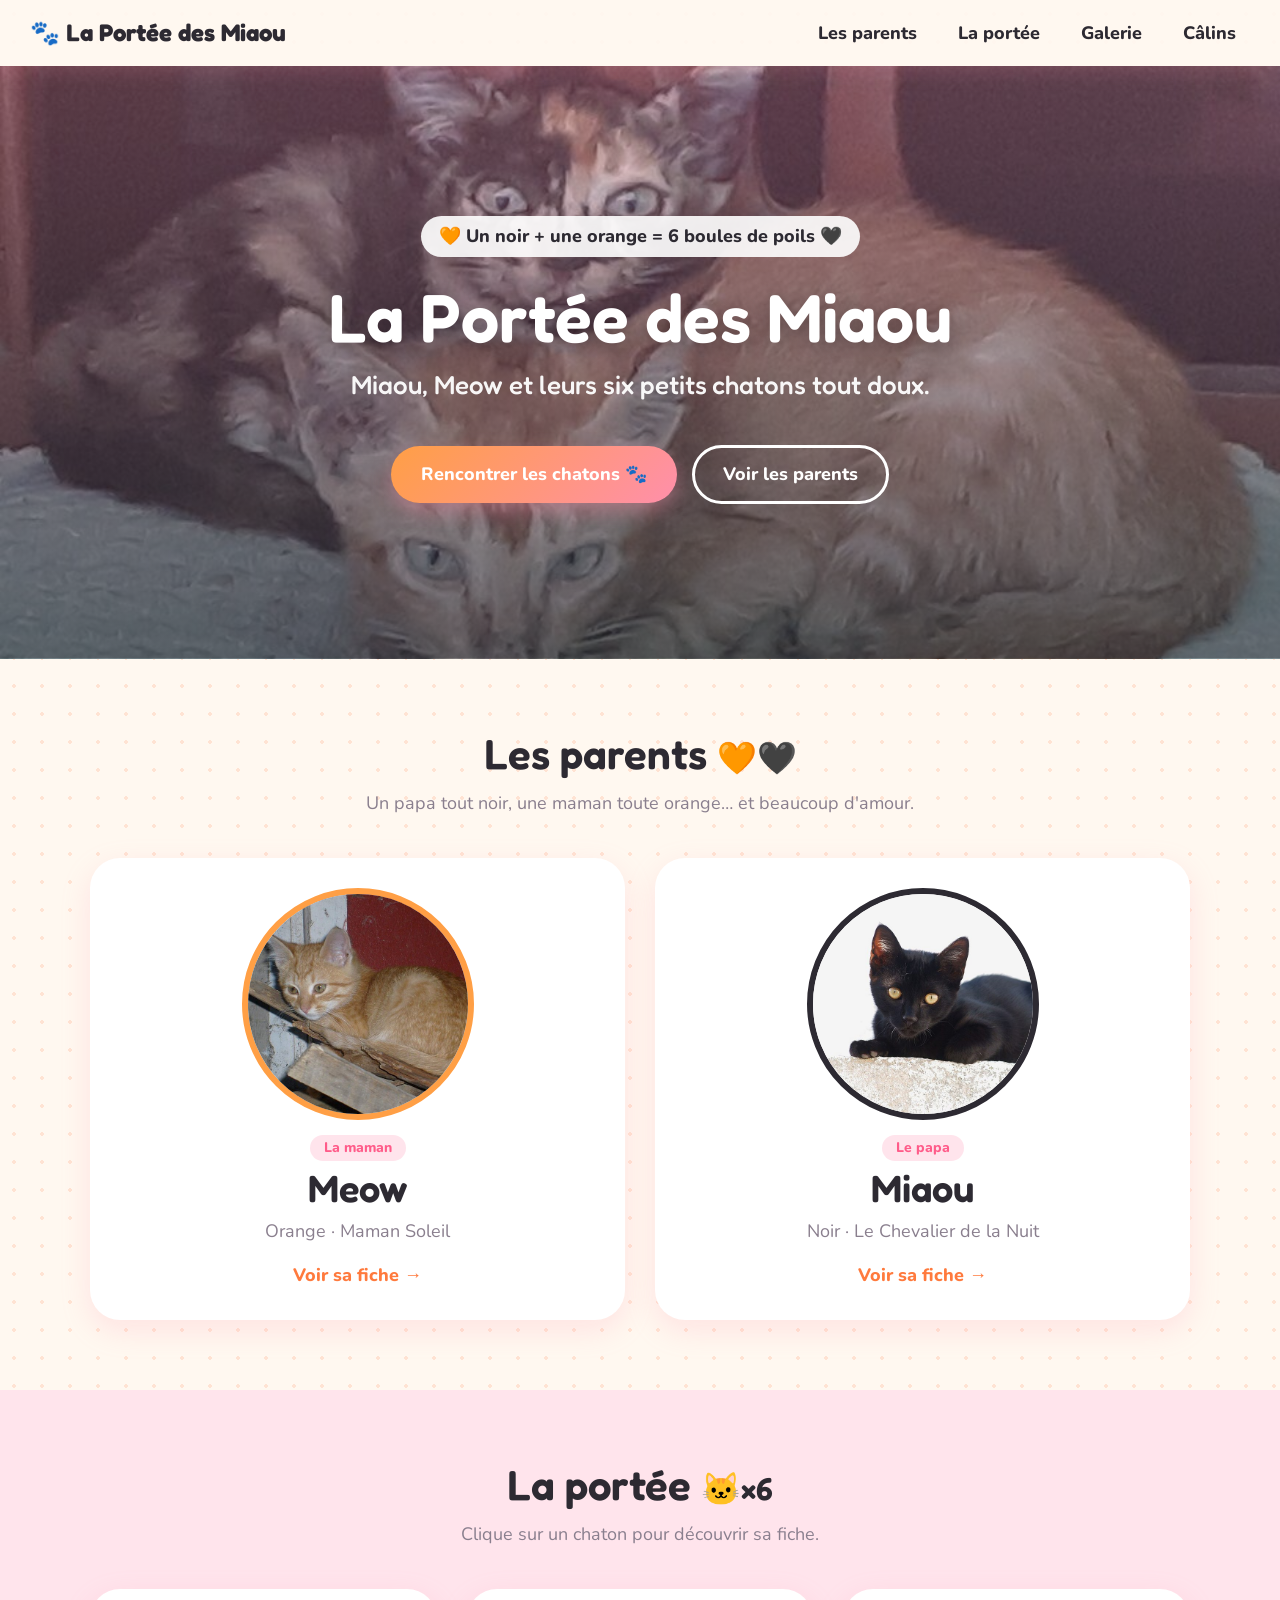
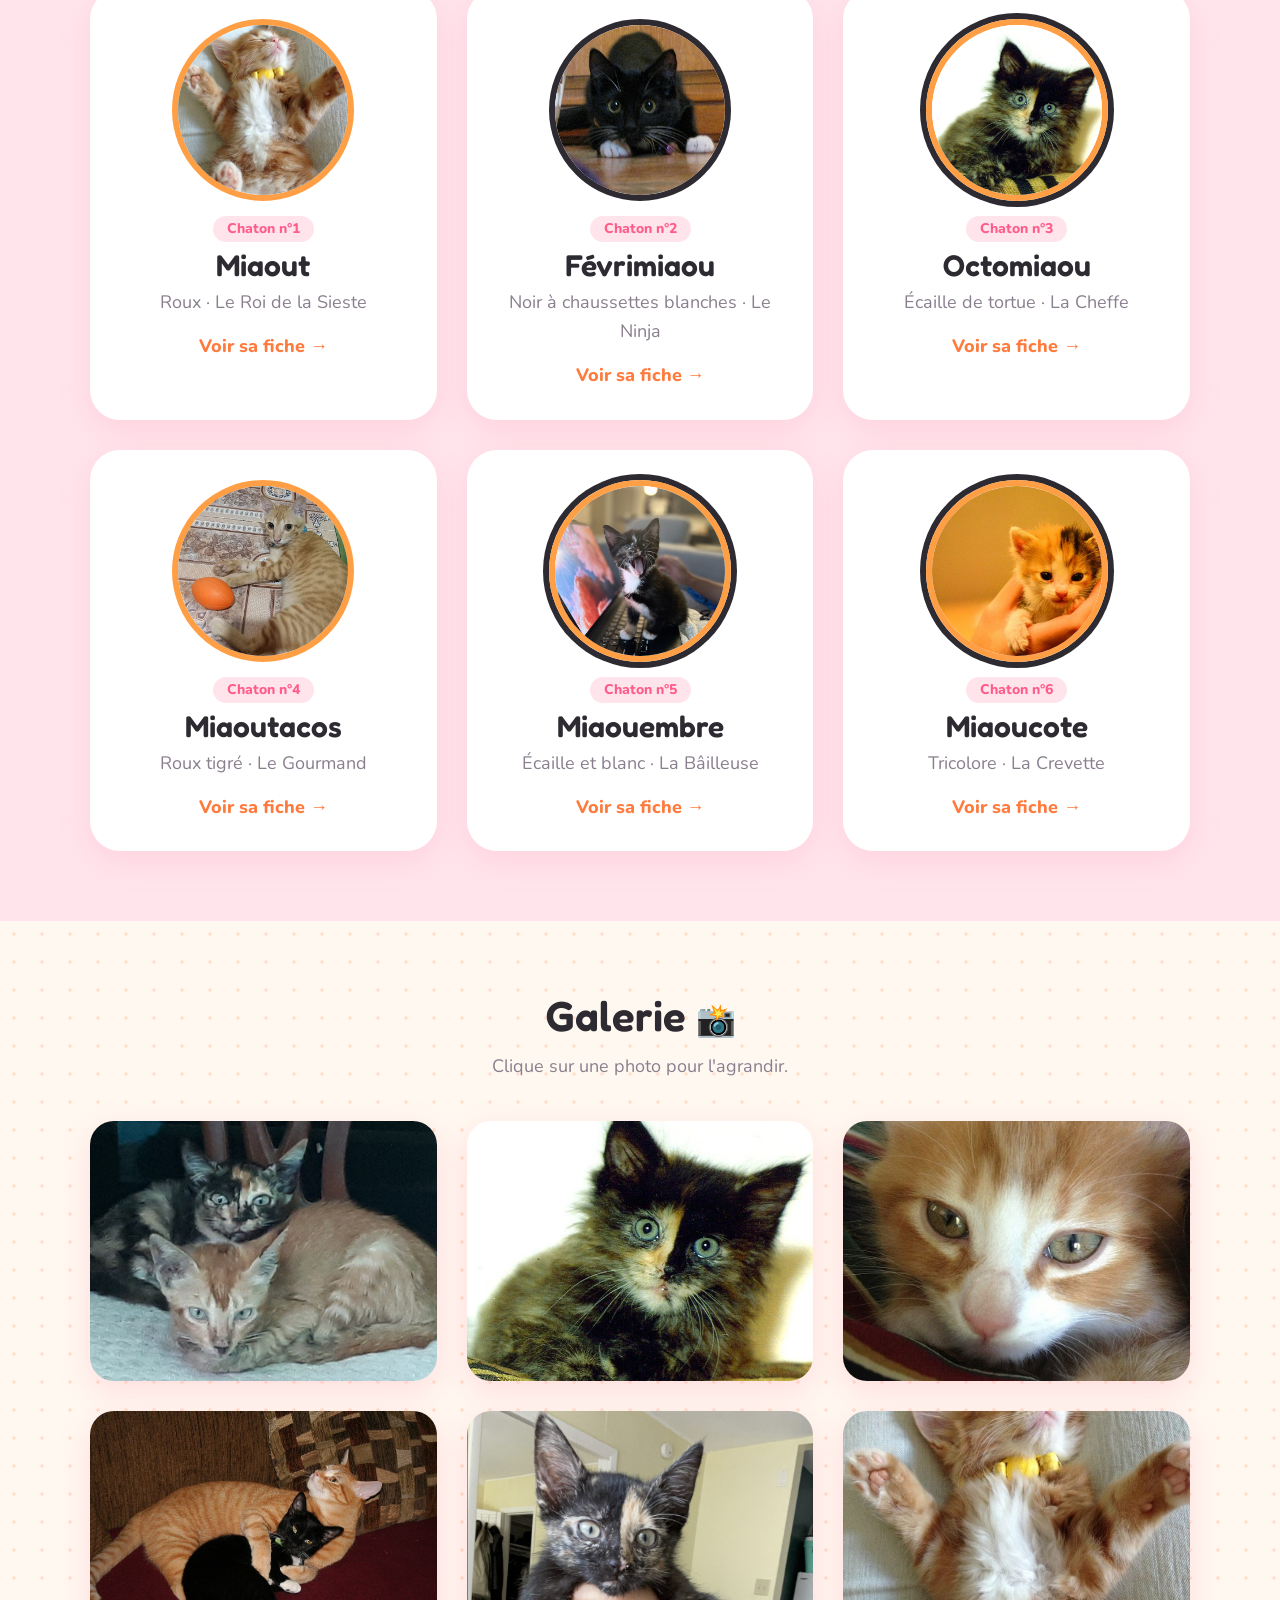
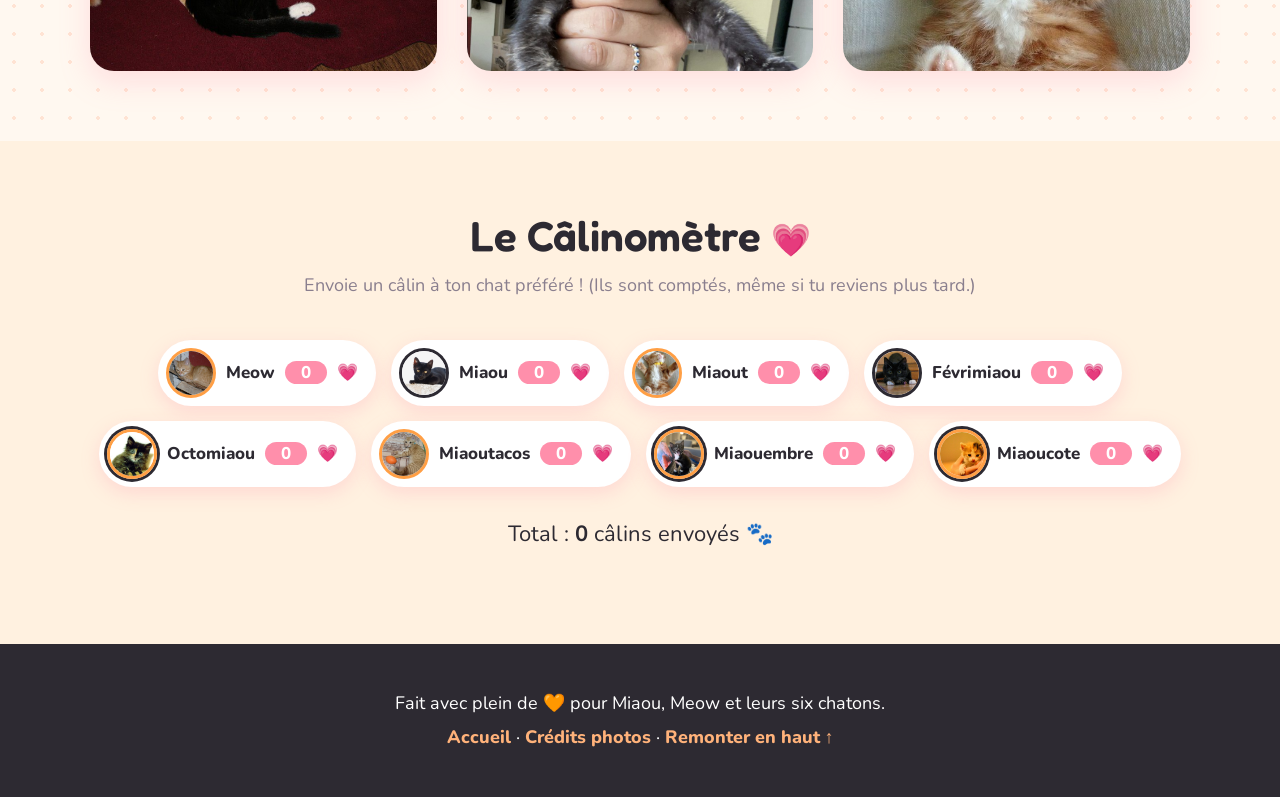
<file: index.html>
<!DOCTYPE html>
<html lang="fr">
  <head>
    <title>La Portée des Miaou 🐾</title>
    <meta charset="UTF-8">
    <meta name="viewport" content="width=device-width, initial-scale=1">
    <meta name="description" content="Miaou le noir, Meow l'orange et leurs six chatons : Miaout, Févrimiaou, Octomiaou, Miaoutacos, Miaouembre et Miaoucote.">
    <link rel="stylesheet" href="css/style.css">
  </head>
  <body>
    <a id="top"></a>
    <!-- Navbar -->
    <div class="navbar">
      <a href="index.html" class="navbar-logo">🐾 La Portée des Miaou</a>
      <div class="navbar-links">
        <a href="index.html#parents">Les parents</a>
        <a href="index.html#portee">La portée</a>
        <a href="index.html#galerie">Galerie</a>
        <a href="index.html#calins">Câlins</a>
      </div>
    </div>

    <!-- Banner -->
    <div class="banner">
      <div class="container">
        <span class="banner-badge">🧡 Un noir + une orange = 6 boules de poils 🖤</span>
        <h1>La Portée des Miaou</h1>
        <h2>Miaou, Meow et leurs six petits chatons tout doux.</h2>
        <a href="#portee" class="btn-cute">Rencontrer les chatons 🐾</a>
        <a href="#parents" class="btn-cute-ghost">Voir les parents</a>
      </div>
    </div>

    <!-- Parents -->
    <div class="container section" id="parents">
      <h2 class="section-title">Les parents <span>🧡🖤</span></h2>
      <p class="section-subtitle">Un papa tout noir, une maman toute orange… et beaucoup d'amour.</p>
      <div class="grid grid-2">
        <a href="meow.html" class="card-cat card-cat-big">
          <img src="images/meow.jpg" alt="Meow" class="avatar-cat ring-orange">
          <span class="card-cat-role">La maman</span>
          <h3>Meow</h3>
          <p>Orange · Maman Soleil</p>
          <span class="card-cat-link">Voir sa fiche →</span>
        </a>
        <a href="miaou.html" class="card-cat card-cat-big">
          <img src="images/miaou.jpg" alt="Miaou" class="avatar-cat ring-black">
          <span class="card-cat-role">Le papa</span>
          <h3>Miaou</h3>
          <p>Noir · Le Chevalier de la Nuit</p>
          <span class="card-cat-link">Voir sa fiche →</span>
        </a>
      </div>
    </div>

    <!-- Litter -->
    <div class="section section-pink" id="portee">
      <div class="container">
        <h2 class="section-title">La portée <span>🐱×6</span></h2>
        <p class="section-subtitle">Clique sur un chaton pour découvrir sa fiche.</p>
        <div class="grid grid-3">
        <a href="miaout.html" class="card-cat card-cat-small">
          <img src="images/miaout.jpg" alt="Miaout" class="avatar-cat ring-orange">
          <span class="card-cat-role">Chaton n°1</span>
          <h3>Miaout</h3>
          <p>Roux · Le Roi de la Sieste</p>
          <span class="card-cat-link">Voir sa fiche →</span>
        </a>
        <a href="fevrimiaou.html" class="card-cat card-cat-small">
          <img src="images/fevrimiaou.jpg" alt="Févrimiaou" class="avatar-cat ring-black">
          <span class="card-cat-role">Chaton n°2</span>
          <h3>Févrimiaou</h3>
          <p>Noir à chaussettes blanches · Le Ninja</p>
          <span class="card-cat-link">Voir sa fiche →</span>
        </a>
        <a href="octomiaou.html" class="card-cat card-cat-small">
          <img src="images/octomiaou.jpg" alt="Octomiaou" class="avatar-cat ring-tortie">
          <span class="card-cat-role">Chaton n°3</span>
          <h3>Octomiaou</h3>
          <p>Écaille de tortue · La Cheffe</p>
          <span class="card-cat-link">Voir sa fiche →</span>
        </a>
        <a href="miaoutacos.html" class="card-cat card-cat-small">
          <img src="images/miaoutacos.jpg" alt="Miaoutacos" class="avatar-cat ring-orange">
          <span class="card-cat-role">Chaton n°4</span>
          <h3>Miaoutacos</h3>
          <p>Roux tigré · Le Gourmand</p>
          <span class="card-cat-link">Voir sa fiche →</span>
        </a>
        <a href="miaouembre.html" class="card-cat card-cat-small">
          <img src="images/miaouembre.jpg" alt="Miaouembre" class="avatar-cat ring-tortie">
          <span class="card-cat-role">Chaton n°5</span>
          <h3>Miaouembre</h3>
          <p>Écaille et blanc · La Bâilleuse</p>
          <span class="card-cat-link">Voir sa fiche →</span>
        </a>
        <a href="miaoucote.html" class="card-cat card-cat-small">
          <img src="images/miaoucote.jpg" alt="Miaoucote" class="avatar-cat ring-tortie">
          <span class="card-cat-role">Chaton n°6</span>
          <h3>Miaoucote</h3>
          <p>Tricolore · La Crevette</p>
          <span class="card-cat-link">Voir sa fiche →</span>
        </a>
        </div>
      </div>
    </div>

    <!-- Gallery -->
    <div class="container section" id="galerie">
      <h2 class="section-title">Galerie <span>📸</span></h2>
      <p class="section-subtitle">Clique sur une photo pour l'agrandir.</p>
      <div class="grid grid-3">
        <a href="#photo-1" class="gallery-item">
          <img src="images/famille.jpg" alt="Miaou et Meow, collés-serrés">
          <span>Miaou et Meow, collés-serrés</span>
        </a>
        <a href="#photo-2" class="gallery-item">
          <img src="images/octomiaou.jpg" alt="Octomiaou et ses grands yeux">
          <span>Octomiaou et ses grands yeux</span>
        </a>
        <a href="#photo-3" class="gallery-item">
          <img src="images/galerie-roux.jpg" alt="Gros plan sur des moustaches rousses">
          <span>Gros plan sur des moustaches rousses</span>
        </a>
        <a href="#photo-4" class="gallery-item">
          <img src="images/galerie-calin.jpg" alt="Un câlin roux et noir">
          <span>Un câlin roux et noir</span>
        </a>
        <a href="#photo-5" class="gallery-item">
          <img src="images/galerie-ecaille.jpg" alt="Une petite écaille qui se fait porter">
          <span>Une petite écaille qui se fait porter</span>
        </a>
        <a href="#photo-6" class="gallery-item">
          <img src="images/miaout.jpg" alt="Miaout, ventre à l'air">
          <span>Miaout, ventre à l'air</span>
        </a>
      </div>
    </div>

    <!-- Hugs counter -->
    <div class="section section-cream" id="calins">
      <div class="container text-center">
        <h2 class="section-title">Le Câlinomètre <span>💗</span></h2>
        <p class="section-subtitle">Envoie un câlin à ton chat préféré ! (Ils sont comptés, même si tu reviens plus tard.)</p>
        <div class="calin-buttons">
        <button class="btn-calin js-calin" data-cat="meow">
          <img src="images/meow.jpg" alt="Meow" class="avatar-mini ring-orange">
          Meow <span class="calin-count" data-count-for="meow">0</span> 💗
        </button>
        <button class="btn-calin js-calin" data-cat="miaou">
          <img src="images/miaou.jpg" alt="Miaou" class="avatar-mini ring-black">
          Miaou <span class="calin-count" data-count-for="miaou">0</span> 💗
        </button>
        <button class="btn-calin js-calin" data-cat="miaout">
          <img src="images/miaout.jpg" alt="Miaout" class="avatar-mini ring-orange">
          Miaout <span class="calin-count" data-count-for="miaout">0</span> 💗
        </button>
        <button class="btn-calin js-calin" data-cat="fevrimiaou">
          <img src="images/fevrimiaou.jpg" alt="Févrimiaou" class="avatar-mini ring-black">
          Févrimiaou <span class="calin-count" data-count-for="fevrimiaou">0</span> 💗
        </button>
        <button class="btn-calin js-calin" data-cat="octomiaou">
          <img src="images/octomiaou.jpg" alt="Octomiaou" class="avatar-mini ring-tortie">
          Octomiaou <span class="calin-count" data-count-for="octomiaou">0</span> 💗
        </button>
        <button class="btn-calin js-calin" data-cat="miaoutacos">
          <img src="images/miaoutacos.jpg" alt="Miaoutacos" class="avatar-mini ring-orange">
          Miaoutacos <span class="calin-count" data-count-for="miaoutacos">0</span> 💗
        </button>
        <button class="btn-calin js-calin" data-cat="miaouembre">
          <img src="images/miaouembre.jpg" alt="Miaouembre" class="avatar-mini ring-tortie">
          Miaouembre <span class="calin-count" data-count-for="miaouembre">0</span> 💗
        </button>
        <button class="btn-calin js-calin" data-cat="miaoucote">
          <img src="images/miaoucote.jpg" alt="Miaoucote" class="avatar-mini ring-tortie">
          Miaoucote <span class="calin-count" data-count-for="miaoucote">0</span> 💗
        </button>
        </div>
        <p class="calin-total">Total : <strong class="js-calin-total">0</strong> câlins envoyés 🐾</p>
      </div>
    </div>

    <!-- Lightboxes (big photos of the gallery) -->
    <div class="lightbox" id="photo-1">
      <a href="#galerie" class="lightbox-close" title="Fermer">✕</a>
      <a href="#photo-6" class="lightbox-arrow lightbox-prev" title="Photo précédente">‹</a>
      <figure>
        <img src="images/famille.jpg" alt="Miaou et Meow, collés-serrés" class="js-hearts">
        <figcaption>Miaou et Meow, collés-serrés</figcaption>
      </figure>
      <a href="#photo-2" class="lightbox-arrow lightbox-next" title="Photo suivante">›</a>
    </div>
    <div class="lightbox" id="photo-2">
      <a href="#galerie" class="lightbox-close" title="Fermer">✕</a>
      <a href="#photo-1" class="lightbox-arrow lightbox-prev" title="Photo précédente">‹</a>
      <figure>
        <img src="images/octomiaou.jpg" alt="Octomiaou et ses grands yeux" class="js-hearts">
        <figcaption>Octomiaou et ses grands yeux</figcaption>
      </figure>
      <a href="#photo-3" class="lightbox-arrow lightbox-next" title="Photo suivante">›</a>
    </div>
    <div class="lightbox" id="photo-3">
      <a href="#galerie" class="lightbox-close" title="Fermer">✕</a>
      <a href="#photo-2" class="lightbox-arrow lightbox-prev" title="Photo précédente">‹</a>
      <figure>
        <img src="images/galerie-roux.jpg" alt="Gros plan sur des moustaches rousses" class="js-hearts">
        <figcaption>Gros plan sur des moustaches rousses</figcaption>
      </figure>
      <a href="#photo-4" class="lightbox-arrow lightbox-next" title="Photo suivante">›</a>
    </div>
    <div class="lightbox" id="photo-4">
      <a href="#galerie" class="lightbox-close" title="Fermer">✕</a>
      <a href="#photo-3" class="lightbox-arrow lightbox-prev" title="Photo précédente">‹</a>
      <figure>
        <img src="images/galerie-calin.jpg" alt="Un câlin roux et noir" class="js-hearts">
        <figcaption>Un câlin roux et noir</figcaption>
      </figure>
      <a href="#photo-5" class="lightbox-arrow lightbox-next" title="Photo suivante">›</a>
    </div>
    <div class="lightbox" id="photo-5">
      <a href="#galerie" class="lightbox-close" title="Fermer">✕</a>
      <a href="#photo-4" class="lightbox-arrow lightbox-prev" title="Photo précédente">‹</a>
      <figure>
        <img src="images/galerie-ecaille.jpg" alt="Une petite écaille qui se fait porter" class="js-hearts">
        <figcaption>Une petite écaille qui se fait porter</figcaption>
      </figure>
      <a href="#photo-6" class="lightbox-arrow lightbox-next" title="Photo suivante">›</a>
    </div>
    <div class="lightbox" id="photo-6">
      <a href="#galerie" class="lightbox-close" title="Fermer">✕</a>
      <a href="#photo-5" class="lightbox-arrow lightbox-prev" title="Photo précédente">‹</a>
      <figure>
        <img src="images/miaout.jpg" alt="Miaout, ventre à l'air" class="js-hearts">
        <figcaption>Miaout, ventre à l'air</figcaption>
      </figure>
      <a href="#photo-1" class="lightbox-arrow lightbox-next" title="Photo suivante">›</a>
    </div>

    <!-- Footer -->
    <div class="footer">
      <p>Fait avec plein de 🧡 pour Miaou, Meow et leurs six chatons.</p>
      <p>
        <a href="index.html">Accueil</a> ·
        <a href="credits.html">Crédits photos</a> ·
        <a href="#top" class="js-hearts">Remonter en haut ↑</a>
      </p>
    </div>

    <script src="js/miaou.js"></script>
  </body>
</html>
</file>
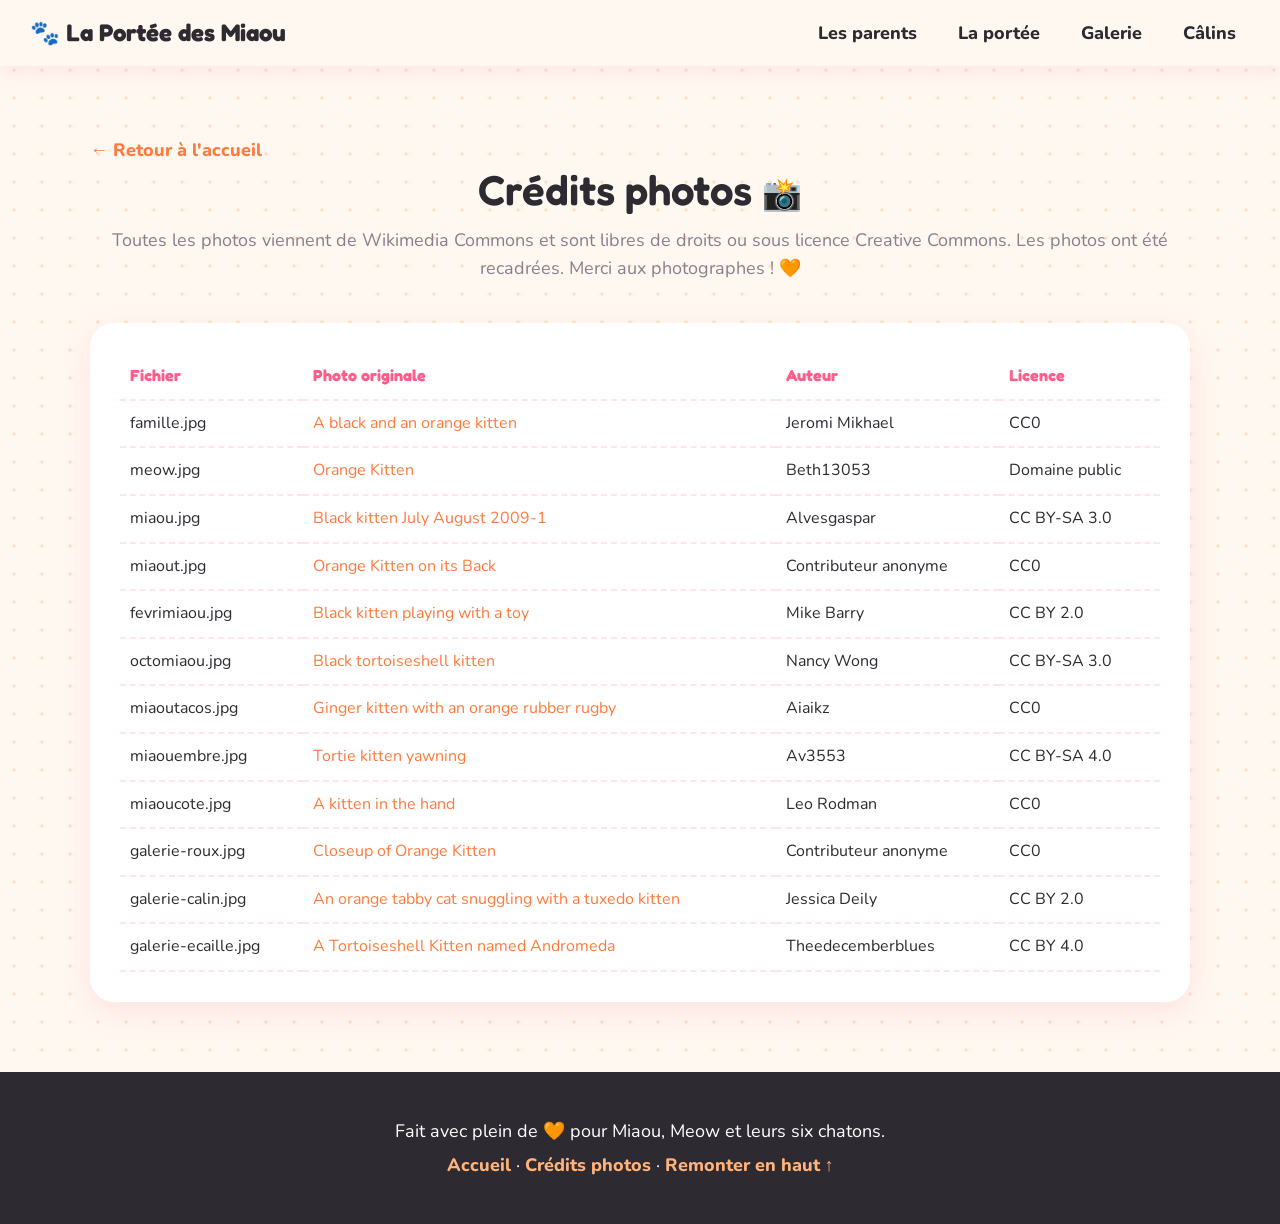
<file: credits.html>
<!DOCTYPE html>
<html lang="fr">
  <head>
    <title>Crédits photos · La Portée des Miaou</title>
    <meta charset="UTF-8">
    <meta name="viewport" content="width=device-width, initial-scale=1">
    <meta name="description" content="Crédits et licences des photos du site.">
    <link rel="stylesheet" href="css/style.css">
  </head>
  <body>
    <a id="top"></a>
    <!-- Navbar -->
    <div class="navbar">
      <a href="index.html" class="navbar-logo">🐾 La Portée des Miaou</a>
      <div class="navbar-links">
        <a href="index.html#parents">Les parents</a>
        <a href="index.html#portee">La portée</a>
        <a href="index.html#galerie">Galerie</a>
        <a href="index.html#calins">Câlins</a>
      </div>
    </div>

    <div class="container section">
      <a href="index.html" class="back-link">← Retour à l'accueil</a>
      <h1 class="section-title">Crédits photos <span>📸</span></h1>
      <p class="section-subtitle">
        Toutes les photos viennent de Wikimedia Commons et sont libres de droits ou sous licence Creative Commons.
        Les photos ont été recadrées. Merci aux photographes ! 🧡
      </p>
      <div class="card-white">
        <table class="credits">
          <tr><th>Fichier</th><th>Photo originale</th><th>Auteur</th><th>Licence</th></tr>
          <tr>
            <td>famille.jpg</td>
            <td><a href="https://commons.wikimedia.org/wiki/File:A_black_and_an_orange_kitten.jpg" target="_blank">A black and an orange kitten</a></td>
            <td>Jeromi Mikhael</td>
            <td>CC0</td>
          </tr>
          <tr>
            <td>meow.jpg</td>
            <td><a href="https://commons.wikimedia.org/wiki/File:Orange_Kitten.jpg" target="_blank">Orange Kitten</a></td>
            <td>Beth13053</td>
            <td>Domaine public</td>
          </tr>
          <tr>
            <td>miaou.jpg</td>
            <td><a href="https://commons.wikimedia.org/wiki/File:Black_kitten_July_August_2009-1.jpg" target="_blank">Black kitten July August 2009-1</a></td>
            <td>Alvesgaspar</td>
            <td>CC BY-SA 3.0</td>
          </tr>
          <tr>
            <td>miaout.jpg</td>
            <td><a href="https://commons.wikimedia.org/wiki/File:Orange_Kitten_on_its_Back.jpg" target="_blank">Orange Kitten on its Back</a></td>
            <td>Contributeur anonyme</td>
            <td>CC0</td>
          </tr>
          <tr>
            <td>fevrimiaou.jpg</td>
            <td><a href="https://commons.wikimedia.org/wiki/File:Black_kitten_playing_with_a_toy.jpg" target="_blank">Black kitten playing with a toy</a></td>
            <td>Mike Barry</td>
            <td>CC BY 2.0</td>
          </tr>
          <tr>
            <td>octomiaou.jpg</td>
            <td><a href="https://commons.wikimedia.org/wiki/File:Black_tortoiseshell_kitten_-_photo_by_Nancy_Wong_(2013;_cropped_2023).jpg" target="_blank">Black tortoiseshell kitten</a></td>
            <td>Nancy Wong</td>
            <td>CC BY-SA 3.0</td>
          </tr>
          <tr>
            <td>miaoutacos.jpg</td>
            <td><a href="https://commons.wikimedia.org/wiki/File:Ginger_kitten_with_an_orange_rubber_rugby.jpg" target="_blank">Ginger kitten with an orange rubber rugby</a></td>
            <td>Aiaikz</td>
            <td>CC0</td>
          </tr>
          <tr>
            <td>miaouembre.jpg</td>
            <td><a href="https://commons.wikimedia.org/wiki/File:Tortie_kitten_yawning.jpg" target="_blank">Tortie kitten yawning</a></td>
            <td>Av3553</td>
            <td>CC BY-SA 4.0</td>
          </tr>
          <tr>
            <td>miaoucote.jpg</td>
            <td><a href="https://commons.wikimedia.org/wiki/File:A_kitten_in_the_hand_(Flickr).jpg" target="_blank">A kitten in the hand</a></td>
            <td>Leo Rodman</td>
            <td>CC0</td>
          </tr>
          <tr>
            <td>galerie-roux.jpg</td>
            <td><a href="https://commons.wikimedia.org/wiki/File:Closeup_of_Orange_Kitten.jpg" target="_blank">Closeup of Orange Kitten</a></td>
            <td>Contributeur anonyme</td>
            <td>CC0</td>
          </tr>
          <tr>
            <td>galerie-calin.jpg</td>
            <td><a href="https://commons.wikimedia.org/wiki/File:An_orange_tabby_cat_snuggling_with_a_tuxedo_kitten.jpg" target="_blank">An orange tabby cat snuggling with a tuxedo kitten</a></td>
            <td>Jessica Deily</td>
            <td>CC BY 2.0</td>
          </tr>
          <tr>
            <td>galerie-ecaille.jpg</td>
            <td><a href="https://commons.wikimedia.org/wiki/File:A_Tortoiseshell_Kitten_named_Andromeda.png" target="_blank">A Tortoiseshell Kitten named Andromeda</a></td>
            <td>Theedecemberblues</td>
            <td>CC BY 4.0</td>
          </tr>
        </table>
      </div>
    </div>

    <!-- Footer -->
    <div class="footer">
      <p>Fait avec plein de 🧡 pour Miaou, Meow et leurs six chatons.</p>
      <p>
        <a href="index.html">Accueil</a> ·
        <a href="credits.html">Crédits photos</a> ·
        <a href="#top" class="js-hearts">Remonter en haut ↑</a>
      </p>
    </div>

    <script src="js/miaou.js"></script>
  </body>
</html>
</file>
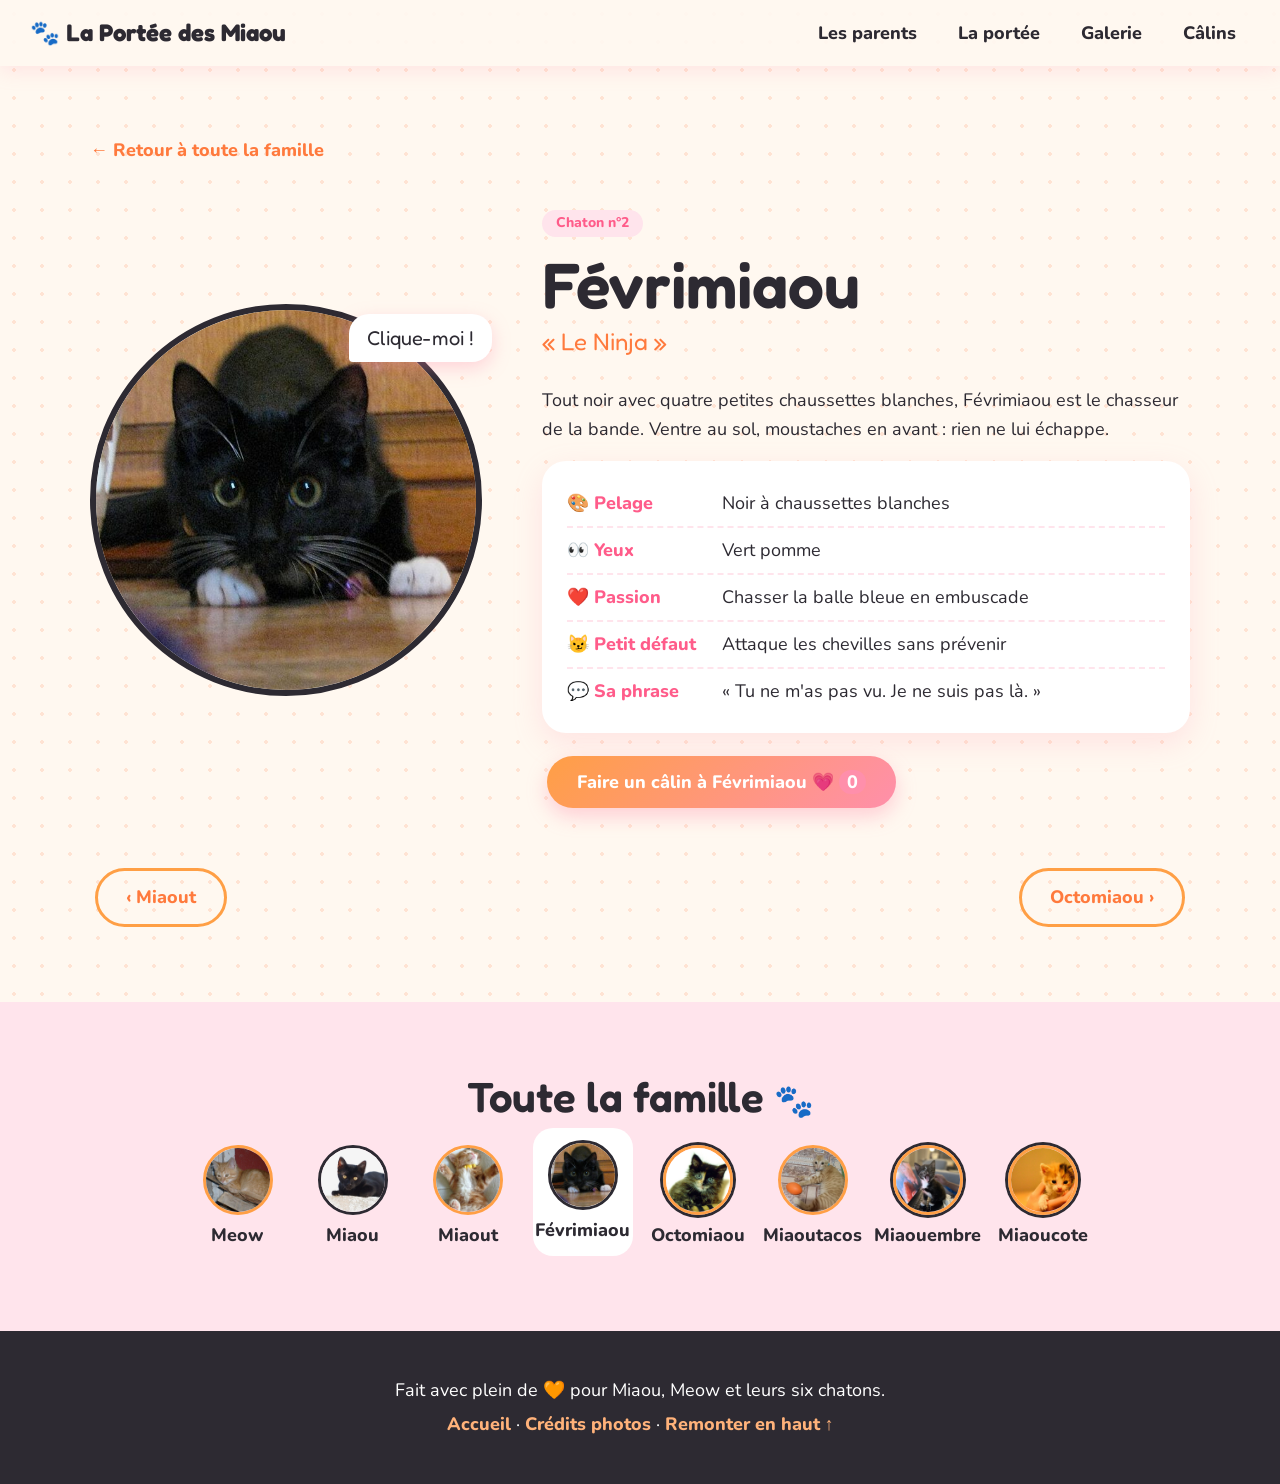
<file: fevrimiaou.html>
<!DOCTYPE html>
<html lang="fr">
  <head>
    <title>Févrimiaou · La Portée des Miaou</title>
    <meta charset="UTF-8">
    <meta name="viewport" content="width=device-width, initial-scale=1">
    <meta name="description" content="La fiche de Févrimiaou : noir à chaussettes blanches, Le Ninja.">
    <link rel="stylesheet" href="css/style.css">
  </head>
  <body>
    <a id="top"></a>
    <!-- Navbar -->
    <div class="navbar">
      <a href="index.html" class="navbar-logo">🐾 La Portée des Miaou</a>
      <div class="navbar-links">
        <a href="index.html#parents">Les parents</a>
        <a href="index.html#portee">La portée</a>
        <a href="index.html#galerie">Galerie</a>
        <a href="index.html#calins">Câlins</a>
      </div>
    </div>

    <div class="container section">
      <a href="index.html#portee" class="back-link">← Retour à toute la famille</a>

      <!-- Cat profile -->
      <div class="cat-profile">
        <div class="cat-photo">
          <img src="images/fevrimiaou.jpg" alt="Févrimiaou" class="cat-photo-img ring-black js-miaou">
          <span class="cat-bubble">Clique-moi !</span>
        </div>

        <div class="cat-info">
          <span class="card-cat-role">Chaton n°2</span>
          <h1>Févrimiaou</h1>
          <p class="cat-nickname">« Le Ninja »</p>
          <p>Tout noir avec quatre petites chaussettes blanches, Févrimiaou est le chasseur de la bande. Ventre au sol, moustaches en avant : rien ne lui échappe.</p>

          <ul class="cat-facts">
            <li><span>🎨 Pelage</span> Noir à chaussettes blanches</li>
            <li><span>👀 Yeux</span> Vert pomme</li>
            <li><span>❤️ Passion</span> Chasser la balle bleue en embuscade</li>
            <li><span>😼 Petit défaut</span> Attaque les chevilles sans prévenir</li>
            <li><span>💬 Sa phrase</span> « Tu ne m'as pas vu. Je ne suis pas là. »</li>
          </ul>

          <button class="btn-cute js-calin" data-cat="fevrimiaou">
            Faire un câlin à Févrimiaou 💗 <span class="calin-count" data-count-for="fevrimiaou">0</span>
          </button>
        </div>
      </div>

      <!-- Previous / next -->
      <div class="cat-nav">
        <a href="miaout.html" class="btn-cute-ghost">‹ Miaout</a>
        <a href="octomiaou.html" class="btn-cute-ghost">Octomiaou ›</a>
      </div>
    </div>

    <!-- Whole family -->
    <div class="section section-pink">
      <div class="container text-center">
        <h2 class="section-title">Toute la famille <span>🐾</span></h2>
        <div class="family">
        <a href="meow.html" class="family-item">
          <img src="images/meow.jpg" alt="Meow" class="avatar-mini ring-orange">
          <span>Meow</span>
        </a>
        <a href="miaou.html" class="family-item">
          <img src="images/miaou.jpg" alt="Miaou" class="avatar-mini ring-black">
          <span>Miaou</span>
        </a>
        <a href="miaout.html" class="family-item">
          <img src="images/miaout.jpg" alt="Miaout" class="avatar-mini ring-orange">
          <span>Miaout</span>
        </a>
        <a href="fevrimiaou.html" class="family-item family-item-active">
          <img src="images/fevrimiaou.jpg" alt="Févrimiaou" class="avatar-mini ring-black">
          <span>Févrimiaou</span>
        </a>
        <a href="octomiaou.html" class="family-item">
          <img src="images/octomiaou.jpg" alt="Octomiaou" class="avatar-mini ring-tortie">
          <span>Octomiaou</span>
        </a>
        <a href="miaoutacos.html" class="family-item">
          <img src="images/miaoutacos.jpg" alt="Miaoutacos" class="avatar-mini ring-orange">
          <span>Miaoutacos</span>
        </a>
        <a href="miaouembre.html" class="family-item">
          <img src="images/miaouembre.jpg" alt="Miaouembre" class="avatar-mini ring-tortie">
          <span>Miaouembre</span>
        </a>
        <a href="miaoucote.html" class="family-item">
          <img src="images/miaoucote.jpg" alt="Miaoucote" class="avatar-mini ring-tortie">
          <span>Miaoucote</span>
        </a>
        </div>
      </div>
    </div>

    <!-- Footer -->
    <div class="footer">
      <p>Fait avec plein de 🧡 pour Miaou, Meow et leurs six chatons.</p>
      <p>
        <a href="index.html">Accueil</a> ·
        <a href="credits.html">Crédits photos</a> ·
        <a href="#top" class="js-hearts">Remonter en haut ↑</a>
      </p>
    </div>

    <script src="js/miaou.js"></script>
  </body>
</html>
</file>
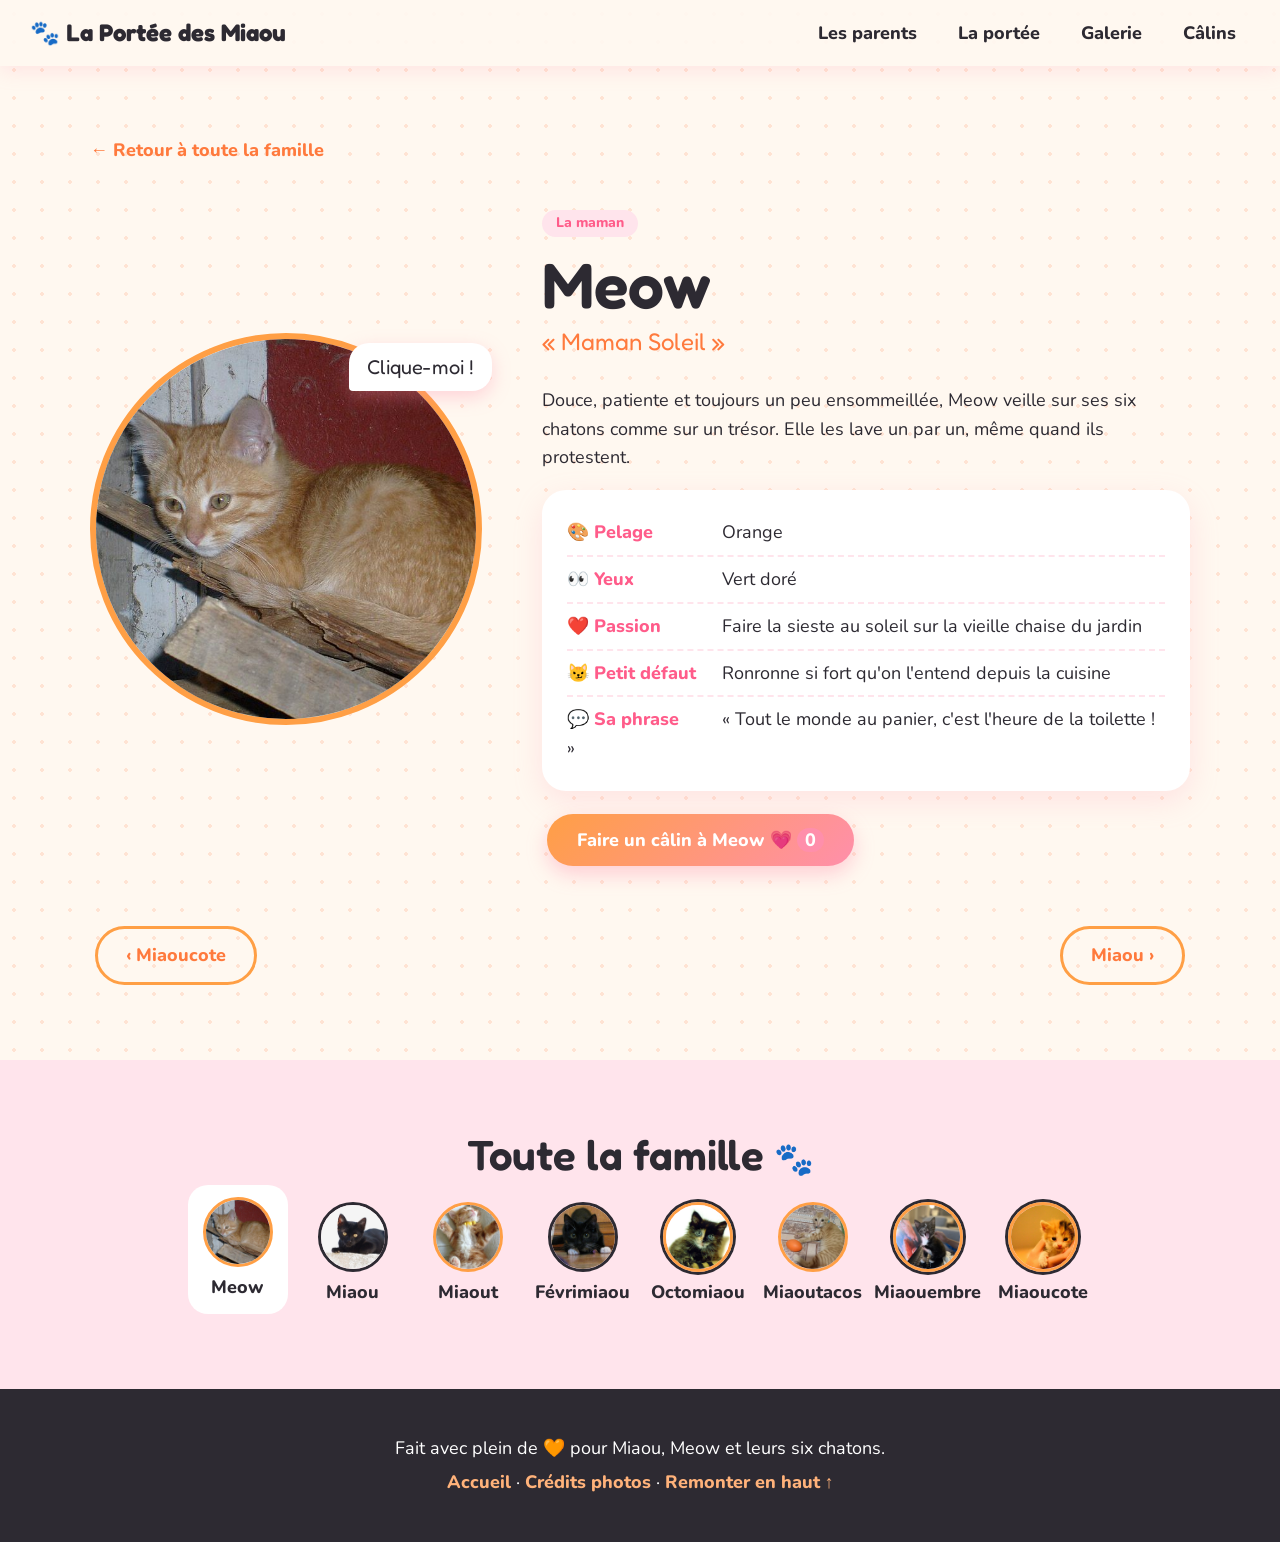
<file: meow.html>
<!DOCTYPE html>
<html lang="fr">
  <head>
    <title>Meow · La Portée des Miaou</title>
    <meta charset="UTF-8">
    <meta name="viewport" content="width=device-width, initial-scale=1">
    <meta name="description" content="La fiche de Meow : orange, Maman Soleil.">
    <link rel="stylesheet" href="css/style.css">
  </head>
  <body>
    <a id="top"></a>
    <!-- Navbar -->
    <div class="navbar">
      <a href="index.html" class="navbar-logo">🐾 La Portée des Miaou</a>
      <div class="navbar-links">
        <a href="index.html#parents">Les parents</a>
        <a href="index.html#portee">La portée</a>
        <a href="index.html#galerie">Galerie</a>
        <a href="index.html#calins">Câlins</a>
      </div>
    </div>

    <div class="container section">
      <a href="index.html#portee" class="back-link">← Retour à toute la famille</a>

      <!-- Cat profile -->
      <div class="cat-profile">
        <div class="cat-photo">
          <img src="images/meow.jpg" alt="Meow" class="cat-photo-img ring-orange js-miaou">
          <span class="cat-bubble">Clique-moi !</span>
        </div>

        <div class="cat-info">
          <span class="card-cat-role">La maman</span>
          <h1>Meow</h1>
          <p class="cat-nickname">« Maman Soleil »</p>
          <p>Douce, patiente et toujours un peu ensommeillée, Meow veille sur ses six chatons comme sur un trésor. Elle les lave un par un, même quand ils protestent.</p>

          <ul class="cat-facts">
            <li><span>🎨 Pelage</span> Orange</li>
            <li><span>👀 Yeux</span> Vert doré</li>
            <li><span>❤️ Passion</span> Faire la sieste au soleil sur la vieille chaise du jardin</li>
            <li><span>😼 Petit défaut</span> Ronronne si fort qu'on l'entend depuis la cuisine</li>
            <li><span>💬 Sa phrase</span> « Tout le monde au panier, c'est l'heure de la toilette ! »</li>
          </ul>

          <button class="btn-cute js-calin" data-cat="meow">
            Faire un câlin à Meow 💗 <span class="calin-count" data-count-for="meow">0</span>
          </button>
        </div>
      </div>

      <!-- Previous / next -->
      <div class="cat-nav">
        <a href="miaoucote.html" class="btn-cute-ghost">‹ Miaoucote</a>
        <a href="miaou.html" class="btn-cute-ghost">Miaou ›</a>
      </div>
    </div>

    <!-- Whole family -->
    <div class="section section-pink">
      <div class="container text-center">
        <h2 class="section-title">Toute la famille <span>🐾</span></h2>
        <div class="family">
        <a href="meow.html" class="family-item family-item-active">
          <img src="images/meow.jpg" alt="Meow" class="avatar-mini ring-orange">
          <span>Meow</span>
        </a>
        <a href="miaou.html" class="family-item">
          <img src="images/miaou.jpg" alt="Miaou" class="avatar-mini ring-black">
          <span>Miaou</span>
        </a>
        <a href="miaout.html" class="family-item">
          <img src="images/miaout.jpg" alt="Miaout" class="avatar-mini ring-orange">
          <span>Miaout</span>
        </a>
        <a href="fevrimiaou.html" class="family-item">
          <img src="images/fevrimiaou.jpg" alt="Févrimiaou" class="avatar-mini ring-black">
          <span>Févrimiaou</span>
        </a>
        <a href="octomiaou.html" class="family-item">
          <img src="images/octomiaou.jpg" alt="Octomiaou" class="avatar-mini ring-tortie">
          <span>Octomiaou</span>
        </a>
        <a href="miaoutacos.html" class="family-item">
          <img src="images/miaoutacos.jpg" alt="Miaoutacos" class="avatar-mini ring-orange">
          <span>Miaoutacos</span>
        </a>
        <a href="miaouembre.html" class="family-item">
          <img src="images/miaouembre.jpg" alt="Miaouembre" class="avatar-mini ring-tortie">
          <span>Miaouembre</span>
        </a>
        <a href="miaoucote.html" class="family-item">
          <img src="images/miaoucote.jpg" alt="Miaoucote" class="avatar-mini ring-tortie">
          <span>Miaoucote</span>
        </a>
        </div>
      </div>
    </div>

    <!-- Footer -->
    <div class="footer">
      <p>Fait avec plein de 🧡 pour Miaou, Meow et leurs six chatons.</p>
      <p>
        <a href="index.html">Accueil</a> ·
        <a href="credits.html">Crédits photos</a> ·
        <a href="#top" class="js-hearts">Remonter en haut ↑</a>
      </p>
    </div>

    <script src="js/miaou.js"></script>
  </body>
</html>
</file>
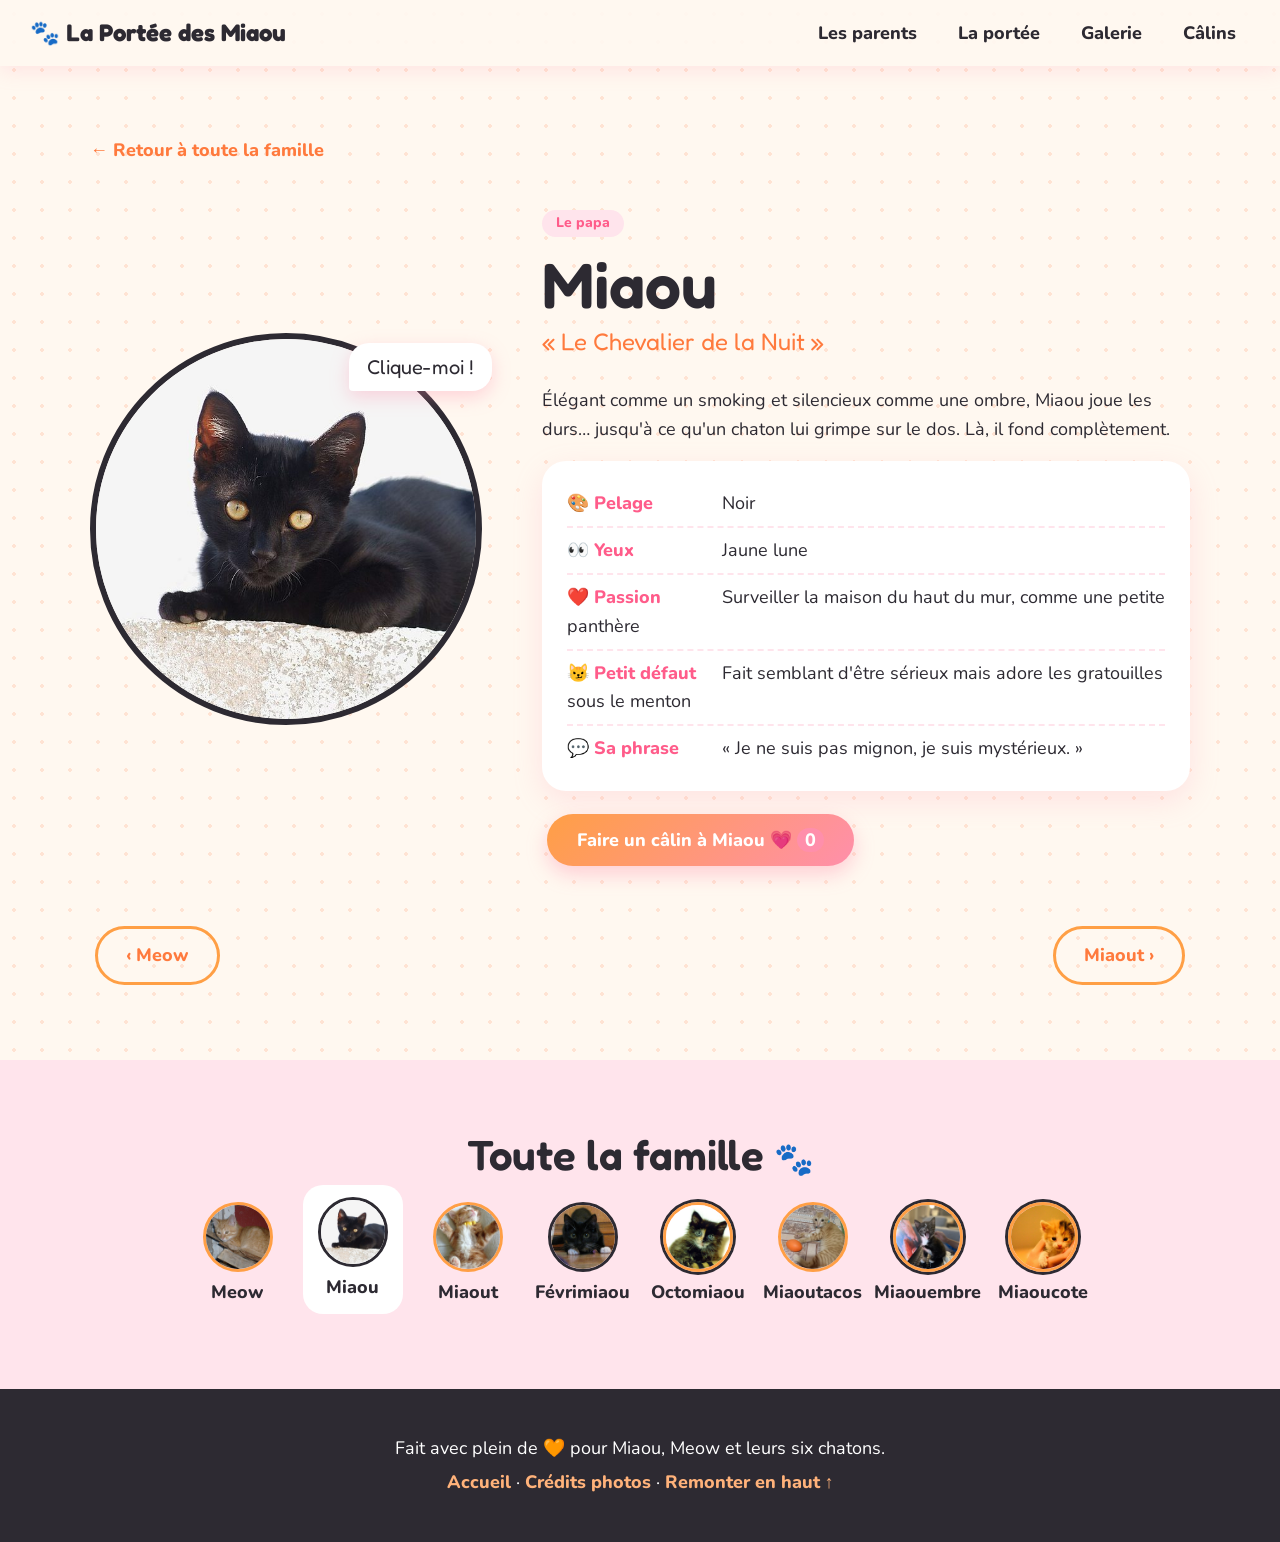
<file: miaou.html>
<!DOCTYPE html>
<html lang="fr">
  <head>
    <title>Miaou · La Portée des Miaou</title>
    <meta charset="UTF-8">
    <meta name="viewport" content="width=device-width, initial-scale=1">
    <meta name="description" content="La fiche de Miaou : noir, Le Chevalier de la Nuit.">
    <link rel="stylesheet" href="css/style.css">
  </head>
  <body>
    <a id="top"></a>
    <!-- Navbar -->
    <div class="navbar">
      <a href="index.html" class="navbar-logo">🐾 La Portée des Miaou</a>
      <div class="navbar-links">
        <a href="index.html#parents">Les parents</a>
        <a href="index.html#portee">La portée</a>
        <a href="index.html#galerie">Galerie</a>
        <a href="index.html#calins">Câlins</a>
      </div>
    </div>

    <div class="container section">
      <a href="index.html#portee" class="back-link">← Retour à toute la famille</a>

      <!-- Cat profile -->
      <div class="cat-profile">
        <div class="cat-photo">
          <img src="images/miaou.jpg" alt="Miaou" class="cat-photo-img ring-black js-miaou">
          <span class="cat-bubble">Clique-moi !</span>
        </div>

        <div class="cat-info">
          <span class="card-cat-role">Le papa</span>
          <h1>Miaou</h1>
          <p class="cat-nickname">« Le Chevalier de la Nuit »</p>
          <p>Élégant comme un smoking et silencieux comme une ombre, Miaou joue les durs… jusqu'à ce qu'un chaton lui grimpe sur le dos. Là, il fond complètement.</p>

          <ul class="cat-facts">
            <li><span>🎨 Pelage</span> Noir</li>
            <li><span>👀 Yeux</span> Jaune lune</li>
            <li><span>❤️ Passion</span> Surveiller la maison du haut du mur, comme une petite panthère</li>
            <li><span>😼 Petit défaut</span> Fait semblant d'être sérieux mais adore les gratouilles sous le menton</li>
            <li><span>💬 Sa phrase</span> « Je ne suis pas mignon, je suis mystérieux. »</li>
          </ul>

          <button class="btn-cute js-calin" data-cat="miaou">
            Faire un câlin à Miaou 💗 <span class="calin-count" data-count-for="miaou">0</span>
          </button>
        </div>
      </div>

      <!-- Previous / next -->
      <div class="cat-nav">
        <a href="meow.html" class="btn-cute-ghost">‹ Meow</a>
        <a href="miaout.html" class="btn-cute-ghost">Miaout ›</a>
      </div>
    </div>

    <!-- Whole family -->
    <div class="section section-pink">
      <div class="container text-center">
        <h2 class="section-title">Toute la famille <span>🐾</span></h2>
        <div class="family">
        <a href="meow.html" class="family-item">
          <img src="images/meow.jpg" alt="Meow" class="avatar-mini ring-orange">
          <span>Meow</span>
        </a>
        <a href="miaou.html" class="family-item family-item-active">
          <img src="images/miaou.jpg" alt="Miaou" class="avatar-mini ring-black">
          <span>Miaou</span>
        </a>
        <a href="miaout.html" class="family-item">
          <img src="images/miaout.jpg" alt="Miaout" class="avatar-mini ring-orange">
          <span>Miaout</span>
        </a>
        <a href="fevrimiaou.html" class="family-item">
          <img src="images/fevrimiaou.jpg" alt="Févrimiaou" class="avatar-mini ring-black">
          <span>Févrimiaou</span>
        </a>
        <a href="octomiaou.html" class="family-item">
          <img src="images/octomiaou.jpg" alt="Octomiaou" class="avatar-mini ring-tortie">
          <span>Octomiaou</span>
        </a>
        <a href="miaoutacos.html" class="family-item">
          <img src="images/miaoutacos.jpg" alt="Miaoutacos" class="avatar-mini ring-orange">
          <span>Miaoutacos</span>
        </a>
        <a href="miaouembre.html" class="family-item">
          <img src="images/miaouembre.jpg" alt="Miaouembre" class="avatar-mini ring-tortie">
          <span>Miaouembre</span>
        </a>
        <a href="miaoucote.html" class="family-item">
          <img src="images/miaoucote.jpg" alt="Miaoucote" class="avatar-mini ring-tortie">
          <span>Miaoucote</span>
        </a>
        </div>
      </div>
    </div>

    <!-- Footer -->
    <div class="footer">
      <p>Fait avec plein de 🧡 pour Miaou, Meow et leurs six chatons.</p>
      <p>
        <a href="index.html">Accueil</a> ·
        <a href="credits.html">Crédits photos</a> ·
        <a href="#top" class="js-hearts">Remonter en haut ↑</a>
      </p>
    </div>

    <script src="js/miaou.js"></script>
  </body>
</html>
</file>
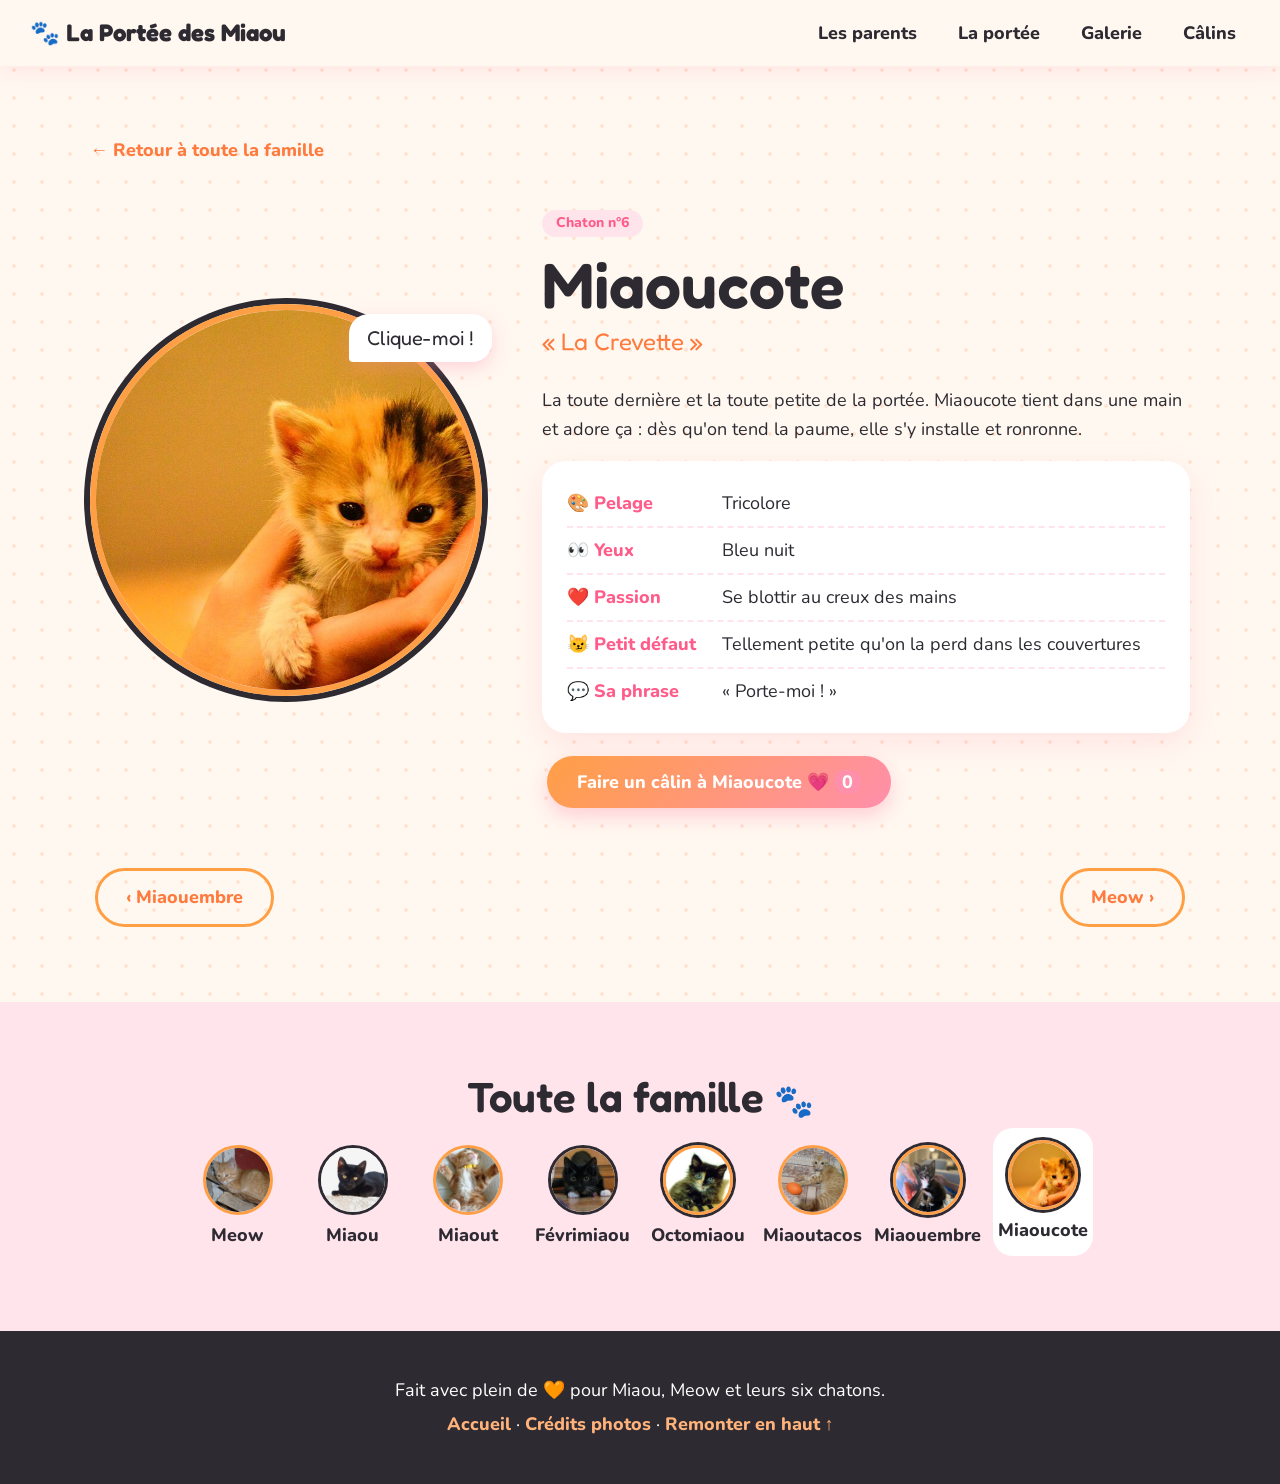
<file: miaoucote.html>
<!DOCTYPE html>
<html lang="fr">
  <head>
    <title>Miaoucote · La Portée des Miaou</title>
    <meta charset="UTF-8">
    <meta name="viewport" content="width=device-width, initial-scale=1">
    <meta name="description" content="La fiche de Miaoucote : tricolore, La Crevette.">
    <link rel="stylesheet" href="css/style.css">
  </head>
  <body>
    <a id="top"></a>
    <!-- Navbar -->
    <div class="navbar">
      <a href="index.html" class="navbar-logo">🐾 La Portée des Miaou</a>
      <div class="navbar-links">
        <a href="index.html#parents">Les parents</a>
        <a href="index.html#portee">La portée</a>
        <a href="index.html#galerie">Galerie</a>
        <a href="index.html#calins">Câlins</a>
      </div>
    </div>

    <div class="container section">
      <a href="index.html#portee" class="back-link">← Retour à toute la famille</a>

      <!-- Cat profile -->
      <div class="cat-profile">
        <div class="cat-photo">
          <img src="images/miaoucote.jpg" alt="Miaoucote" class="cat-photo-img ring-tortie js-miaou">
          <span class="cat-bubble">Clique-moi !</span>
        </div>

        <div class="cat-info">
          <span class="card-cat-role">Chaton n°6</span>
          <h1>Miaoucote</h1>
          <p class="cat-nickname">« La Crevette »</p>
          <p>La toute dernière et la toute petite de la portée. Miaoucote tient dans une main et adore ça : dès qu'on tend la paume, elle s'y installe et ronronne.</p>

          <ul class="cat-facts">
            <li><span>🎨 Pelage</span> Tricolore</li>
            <li><span>👀 Yeux</span> Bleu nuit</li>
            <li><span>❤️ Passion</span> Se blottir au creux des mains</li>
            <li><span>😼 Petit défaut</span> Tellement petite qu'on la perd dans les couvertures</li>
            <li><span>💬 Sa phrase</span> « Porte-moi ! »</li>
          </ul>

          <button class="btn-cute js-calin" data-cat="miaoucote">
            Faire un câlin à Miaoucote 💗 <span class="calin-count" data-count-for="miaoucote">0</span>
          </button>
        </div>
      </div>

      <!-- Previous / next -->
      <div class="cat-nav">
        <a href="miaouembre.html" class="btn-cute-ghost">‹ Miaouembre</a>
        <a href="meow.html" class="btn-cute-ghost">Meow ›</a>
      </div>
    </div>

    <!-- Whole family -->
    <div class="section section-pink">
      <div class="container text-center">
        <h2 class="section-title">Toute la famille <span>🐾</span></h2>
        <div class="family">
        <a href="meow.html" class="family-item">
          <img src="images/meow.jpg" alt="Meow" class="avatar-mini ring-orange">
          <span>Meow</span>
        </a>
        <a href="miaou.html" class="family-item">
          <img src="images/miaou.jpg" alt="Miaou" class="avatar-mini ring-black">
          <span>Miaou</span>
        </a>
        <a href="miaout.html" class="family-item">
          <img src="images/miaout.jpg" alt="Miaout" class="avatar-mini ring-orange">
          <span>Miaout</span>
        </a>
        <a href="fevrimiaou.html" class="family-item">
          <img src="images/fevrimiaou.jpg" alt="Févrimiaou" class="avatar-mini ring-black">
          <span>Févrimiaou</span>
        </a>
        <a href="octomiaou.html" class="family-item">
          <img src="images/octomiaou.jpg" alt="Octomiaou" class="avatar-mini ring-tortie">
          <span>Octomiaou</span>
        </a>
        <a href="miaoutacos.html" class="family-item">
          <img src="images/miaoutacos.jpg" alt="Miaoutacos" class="avatar-mini ring-orange">
          <span>Miaoutacos</span>
        </a>
        <a href="miaouembre.html" class="family-item">
          <img src="images/miaouembre.jpg" alt="Miaouembre" class="avatar-mini ring-tortie">
          <span>Miaouembre</span>
        </a>
        <a href="miaoucote.html" class="family-item family-item-active">
          <img src="images/miaoucote.jpg" alt="Miaoucote" class="avatar-mini ring-tortie">
          <span>Miaoucote</span>
        </a>
        </div>
      </div>
    </div>

    <!-- Footer -->
    <div class="footer">
      <p>Fait avec plein de 🧡 pour Miaou, Meow et leurs six chatons.</p>
      <p>
        <a href="index.html">Accueil</a> ·
        <a href="credits.html">Crédits photos</a> ·
        <a href="#top" class="js-hearts">Remonter en haut ↑</a>
      </p>
    </div>

    <script src="js/miaou.js"></script>
  </body>
</html>
</file>
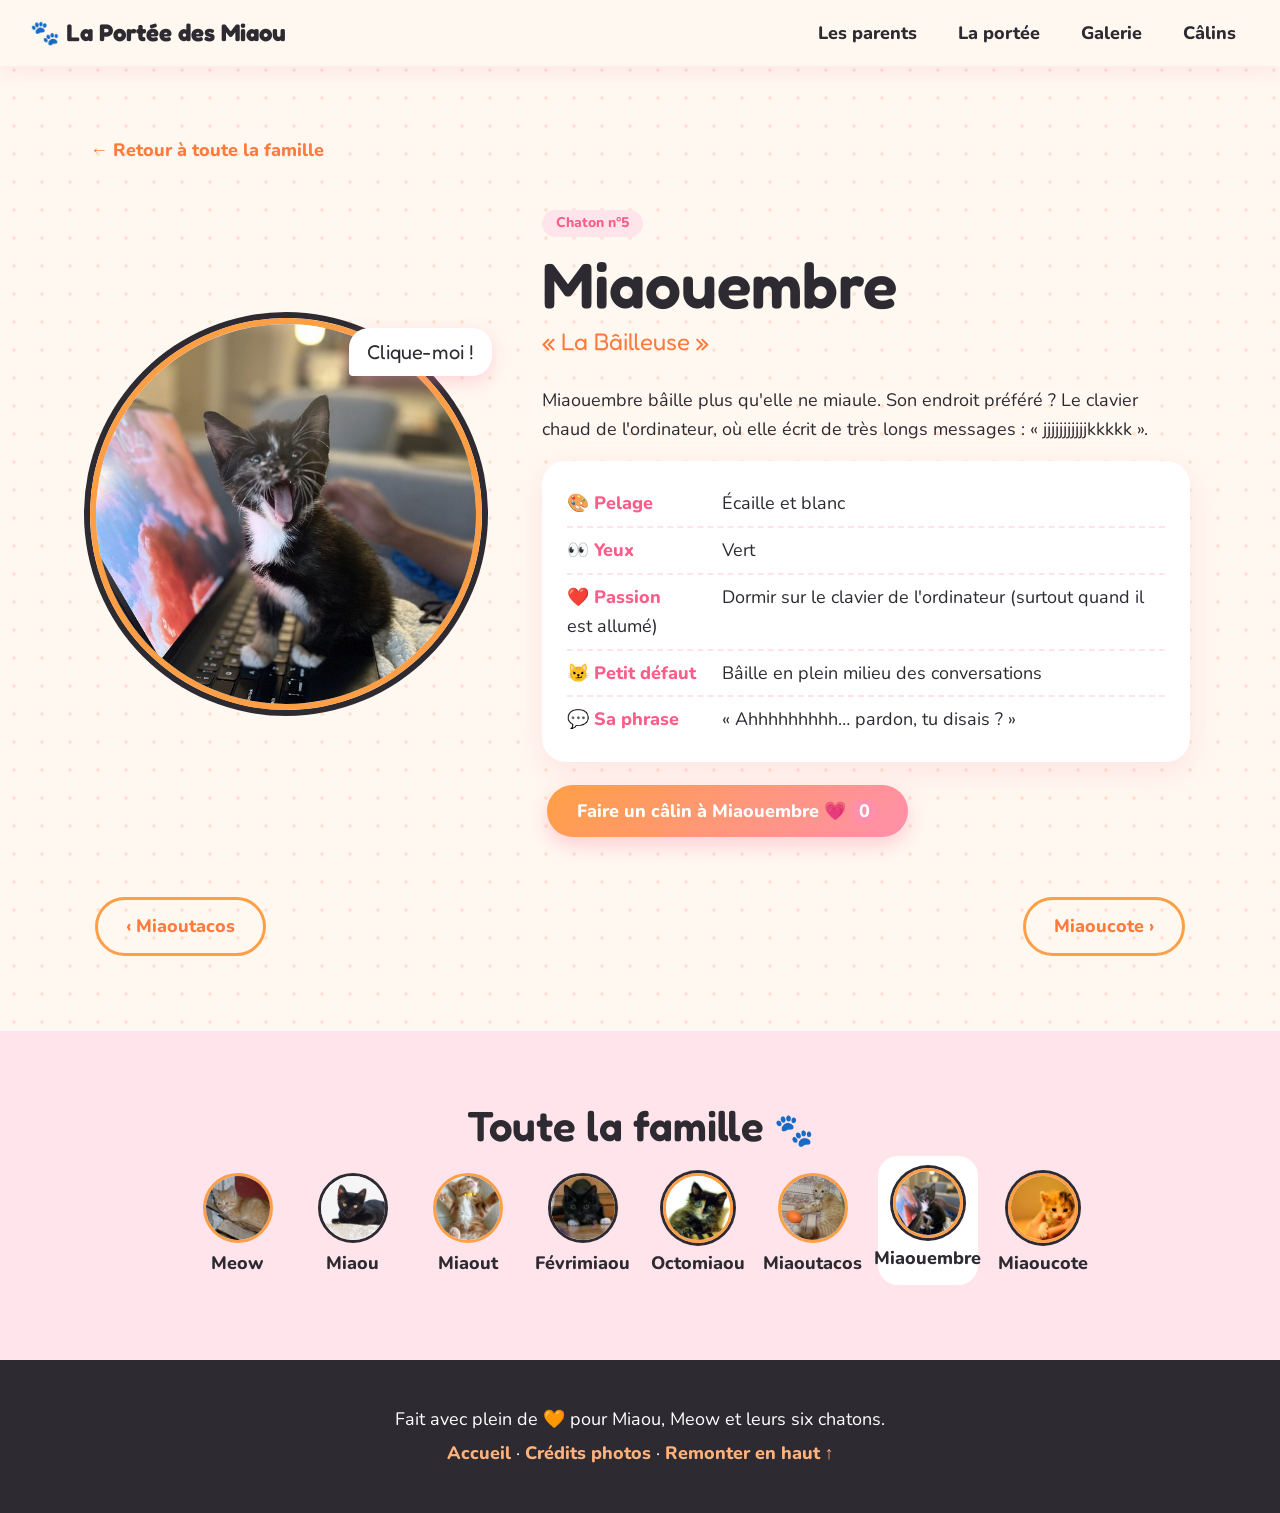
<file: miaouembre.html>
<!DOCTYPE html>
<html lang="fr">
  <head>
    <title>Miaouembre · La Portée des Miaou</title>
    <meta charset="UTF-8">
    <meta name="viewport" content="width=device-width, initial-scale=1">
    <meta name="description" content="La fiche de Miaouembre : écaille et blanc, La Bâilleuse.">
    <link rel="stylesheet" href="css/style.css">
  </head>
  <body>
    <a id="top"></a>
    <!-- Navbar -->
    <div class="navbar">
      <a href="index.html" class="navbar-logo">🐾 La Portée des Miaou</a>
      <div class="navbar-links">
        <a href="index.html#parents">Les parents</a>
        <a href="index.html#portee">La portée</a>
        <a href="index.html#galerie">Galerie</a>
        <a href="index.html#calins">Câlins</a>
      </div>
    </div>

    <div class="container section">
      <a href="index.html#portee" class="back-link">← Retour à toute la famille</a>

      <!-- Cat profile -->
      <div class="cat-profile">
        <div class="cat-photo">
          <img src="images/miaouembre.jpg" alt="Miaouembre" class="cat-photo-img ring-tortie js-miaou">
          <span class="cat-bubble">Clique-moi !</span>
        </div>

        <div class="cat-info">
          <span class="card-cat-role">Chaton n°5</span>
          <h1>Miaouembre</h1>
          <p class="cat-nickname">« La Bâilleuse »</p>
          <p>Miaouembre bâille plus qu'elle ne miaule. Son endroit préféré ? Le clavier chaud de l'ordinateur, où elle écrit de très longs messages : « jjjjjjjjjjjkkkkk ».</p>

          <ul class="cat-facts">
            <li><span>🎨 Pelage</span> Écaille et blanc</li>
            <li><span>👀 Yeux</span> Vert</li>
            <li><span>❤️ Passion</span> Dormir sur le clavier de l'ordinateur (surtout quand il est allumé)</li>
            <li><span>😼 Petit défaut</span> Bâille en plein milieu des conversations</li>
            <li><span>💬 Sa phrase</span> « Ahhhhhhhhh… pardon, tu disais ? »</li>
          </ul>

          <button class="btn-cute js-calin" data-cat="miaouembre">
            Faire un câlin à Miaouembre 💗 <span class="calin-count" data-count-for="miaouembre">0</span>
          </button>
        </div>
      </div>

      <!-- Previous / next -->
      <div class="cat-nav">
        <a href="miaoutacos.html" class="btn-cute-ghost">‹ Miaoutacos</a>
        <a href="miaoucote.html" class="btn-cute-ghost">Miaoucote ›</a>
      </div>
    </div>

    <!-- Whole family -->
    <div class="section section-pink">
      <div class="container text-center">
        <h2 class="section-title">Toute la famille <span>🐾</span></h2>
        <div class="family">
        <a href="meow.html" class="family-item">
          <img src="images/meow.jpg" alt="Meow" class="avatar-mini ring-orange">
          <span>Meow</span>
        </a>
        <a href="miaou.html" class="family-item">
          <img src="images/miaou.jpg" alt="Miaou" class="avatar-mini ring-black">
          <span>Miaou</span>
        </a>
        <a href="miaout.html" class="family-item">
          <img src="images/miaout.jpg" alt="Miaout" class="avatar-mini ring-orange">
          <span>Miaout</span>
        </a>
        <a href="fevrimiaou.html" class="family-item">
          <img src="images/fevrimiaou.jpg" alt="Févrimiaou" class="avatar-mini ring-black">
          <span>Févrimiaou</span>
        </a>
        <a href="octomiaou.html" class="family-item">
          <img src="images/octomiaou.jpg" alt="Octomiaou" class="avatar-mini ring-tortie">
          <span>Octomiaou</span>
        </a>
        <a href="miaoutacos.html" class="family-item">
          <img src="images/miaoutacos.jpg" alt="Miaoutacos" class="avatar-mini ring-orange">
          <span>Miaoutacos</span>
        </a>
        <a href="miaouembre.html" class="family-item family-item-active">
          <img src="images/miaouembre.jpg" alt="Miaouembre" class="avatar-mini ring-tortie">
          <span>Miaouembre</span>
        </a>
        <a href="miaoucote.html" class="family-item">
          <img src="images/miaoucote.jpg" alt="Miaoucote" class="avatar-mini ring-tortie">
          <span>Miaoucote</span>
        </a>
        </div>
      </div>
    </div>

    <!-- Footer -->
    <div class="footer">
      <p>Fait avec plein de 🧡 pour Miaou, Meow et leurs six chatons.</p>
      <p>
        <a href="index.html">Accueil</a> ·
        <a href="credits.html">Crédits photos</a> ·
        <a href="#top" class="js-hearts">Remonter en haut ↑</a>
      </p>
    </div>

    <script src="js/miaou.js"></script>
  </body>
</html>
</file>
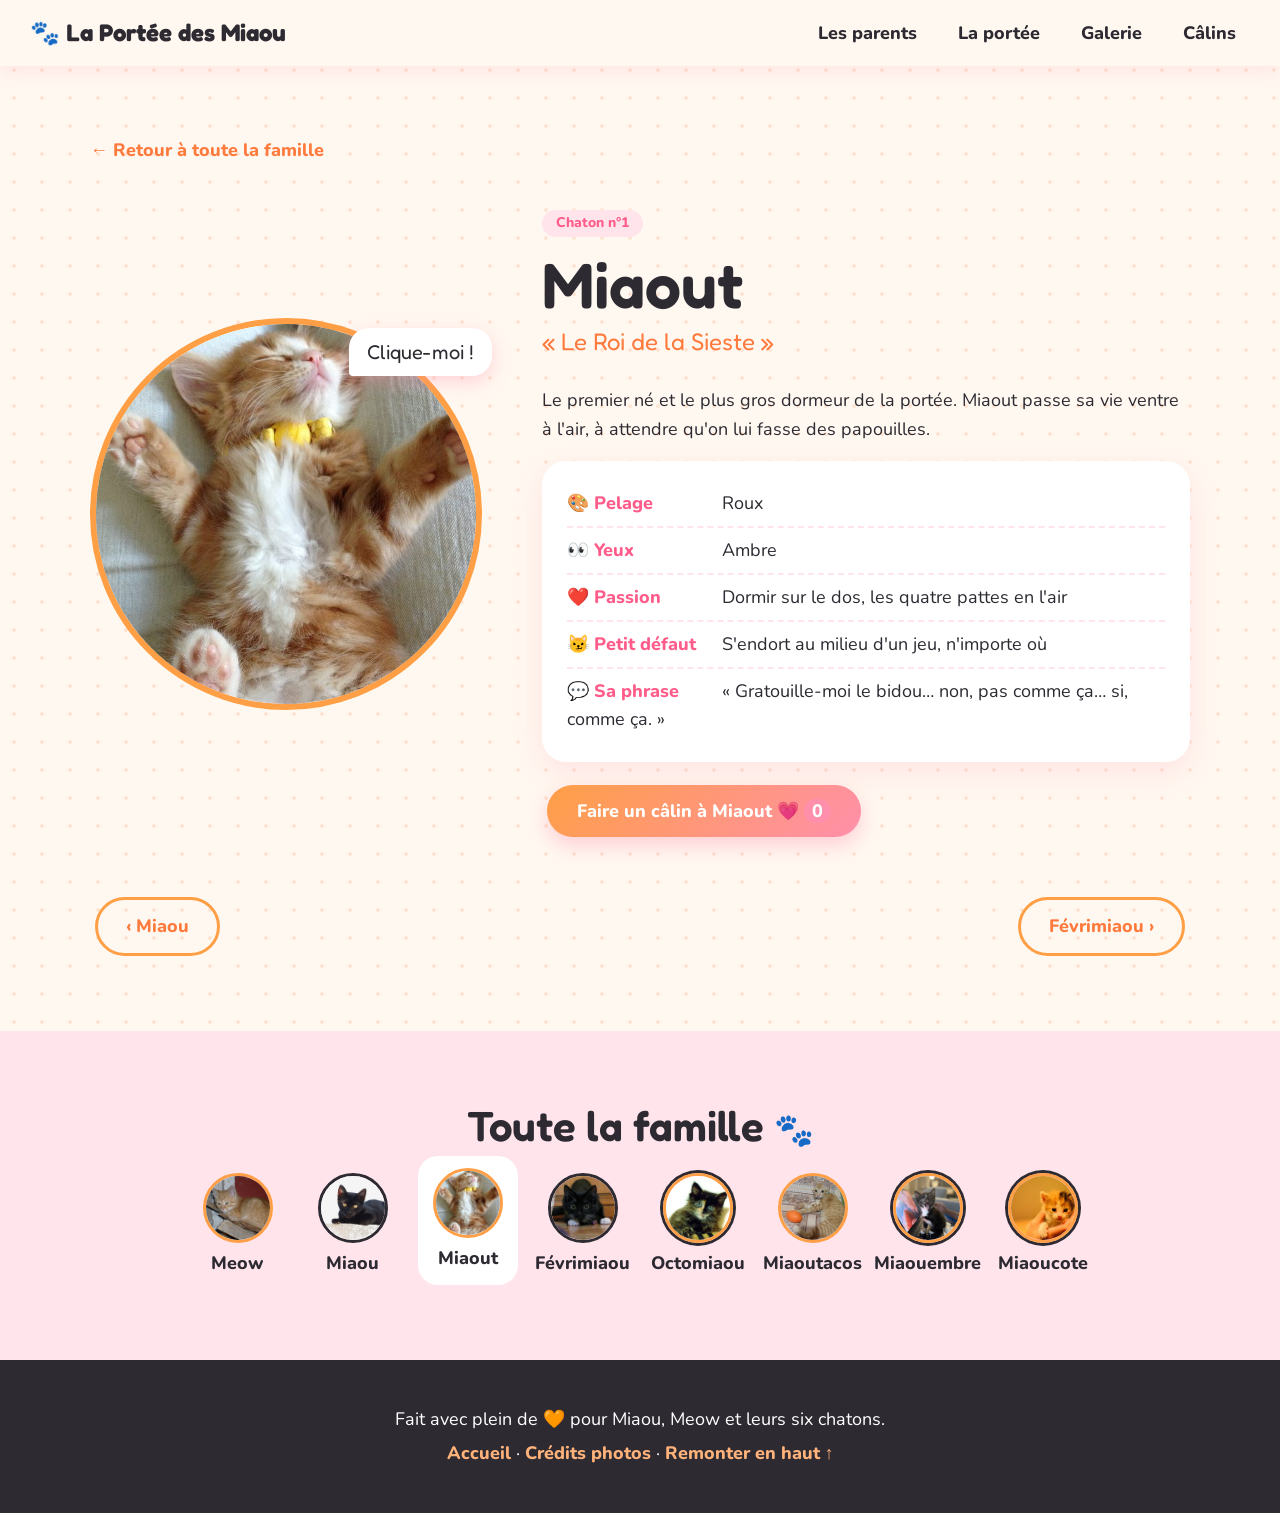
<file: miaout.html>
<!DOCTYPE html>
<html lang="fr">
  <head>
    <title>Miaout · La Portée des Miaou</title>
    <meta charset="UTF-8">
    <meta name="viewport" content="width=device-width, initial-scale=1">
    <meta name="description" content="La fiche de Miaout : roux, Le Roi de la Sieste.">
    <link rel="stylesheet" href="css/style.css">
  </head>
  <body>
    <a id="top"></a>
    <!-- Navbar -->
    <div class="navbar">
      <a href="index.html" class="navbar-logo">🐾 La Portée des Miaou</a>
      <div class="navbar-links">
        <a href="index.html#parents">Les parents</a>
        <a href="index.html#portee">La portée</a>
        <a href="index.html#galerie">Galerie</a>
        <a href="index.html#calins">Câlins</a>
      </div>
    </div>

    <div class="container section">
      <a href="index.html#portee" class="back-link">← Retour à toute la famille</a>

      <!-- Cat profile -->
      <div class="cat-profile">
        <div class="cat-photo">
          <img src="images/miaout.jpg" alt="Miaout" class="cat-photo-img ring-orange js-miaou">
          <span class="cat-bubble">Clique-moi !</span>
        </div>

        <div class="cat-info">
          <span class="card-cat-role">Chaton n°1</span>
          <h1>Miaout</h1>
          <p class="cat-nickname">« Le Roi de la Sieste »</p>
          <p>Le premier né et le plus gros dormeur de la portée. Miaout passe sa vie ventre à l'air, à attendre qu'on lui fasse des papouilles.</p>

          <ul class="cat-facts">
            <li><span>🎨 Pelage</span> Roux</li>
            <li><span>👀 Yeux</span> Ambre</li>
            <li><span>❤️ Passion</span> Dormir sur le dos, les quatre pattes en l'air</li>
            <li><span>😼 Petit défaut</span> S'endort au milieu d'un jeu, n'importe où</li>
            <li><span>💬 Sa phrase</span> « Gratouille-moi le bidou… non, pas comme ça… si, comme ça. »</li>
          </ul>

          <button class="btn-cute js-calin" data-cat="miaout">
            Faire un câlin à Miaout 💗 <span class="calin-count" data-count-for="miaout">0</span>
          </button>
        </div>
      </div>

      <!-- Previous / next -->
      <div class="cat-nav">
        <a href="miaou.html" class="btn-cute-ghost">‹ Miaou</a>
        <a href="fevrimiaou.html" class="btn-cute-ghost">Févrimiaou ›</a>
      </div>
    </div>

    <!-- Whole family -->
    <div class="section section-pink">
      <div class="container text-center">
        <h2 class="section-title">Toute la famille <span>🐾</span></h2>
        <div class="family">
        <a href="meow.html" class="family-item">
          <img src="images/meow.jpg" alt="Meow" class="avatar-mini ring-orange">
          <span>Meow</span>
        </a>
        <a href="miaou.html" class="family-item">
          <img src="images/miaou.jpg" alt="Miaou" class="avatar-mini ring-black">
          <span>Miaou</span>
        </a>
        <a href="miaout.html" class="family-item family-item-active">
          <img src="images/miaout.jpg" alt="Miaout" class="avatar-mini ring-orange">
          <span>Miaout</span>
        </a>
        <a href="fevrimiaou.html" class="family-item">
          <img src="images/fevrimiaou.jpg" alt="Févrimiaou" class="avatar-mini ring-black">
          <span>Févrimiaou</span>
        </a>
        <a href="octomiaou.html" class="family-item">
          <img src="images/octomiaou.jpg" alt="Octomiaou" class="avatar-mini ring-tortie">
          <span>Octomiaou</span>
        </a>
        <a href="miaoutacos.html" class="family-item">
          <img src="images/miaoutacos.jpg" alt="Miaoutacos" class="avatar-mini ring-orange">
          <span>Miaoutacos</span>
        </a>
        <a href="miaouembre.html" class="family-item">
          <img src="images/miaouembre.jpg" alt="Miaouembre" class="avatar-mini ring-tortie">
          <span>Miaouembre</span>
        </a>
        <a href="miaoucote.html" class="family-item">
          <img src="images/miaoucote.jpg" alt="Miaoucote" class="avatar-mini ring-tortie">
          <span>Miaoucote</span>
        </a>
        </div>
      </div>
    </div>

    <!-- Footer -->
    <div class="footer">
      <p>Fait avec plein de 🧡 pour Miaou, Meow et leurs six chatons.</p>
      <p>
        <a href="index.html">Accueil</a> ·
        <a href="credits.html">Crédits photos</a> ·
        <a href="#top" class="js-hearts">Remonter en haut ↑</a>
      </p>
    </div>

    <script src="js/miaou.js"></script>
  </body>
</html>
</file>
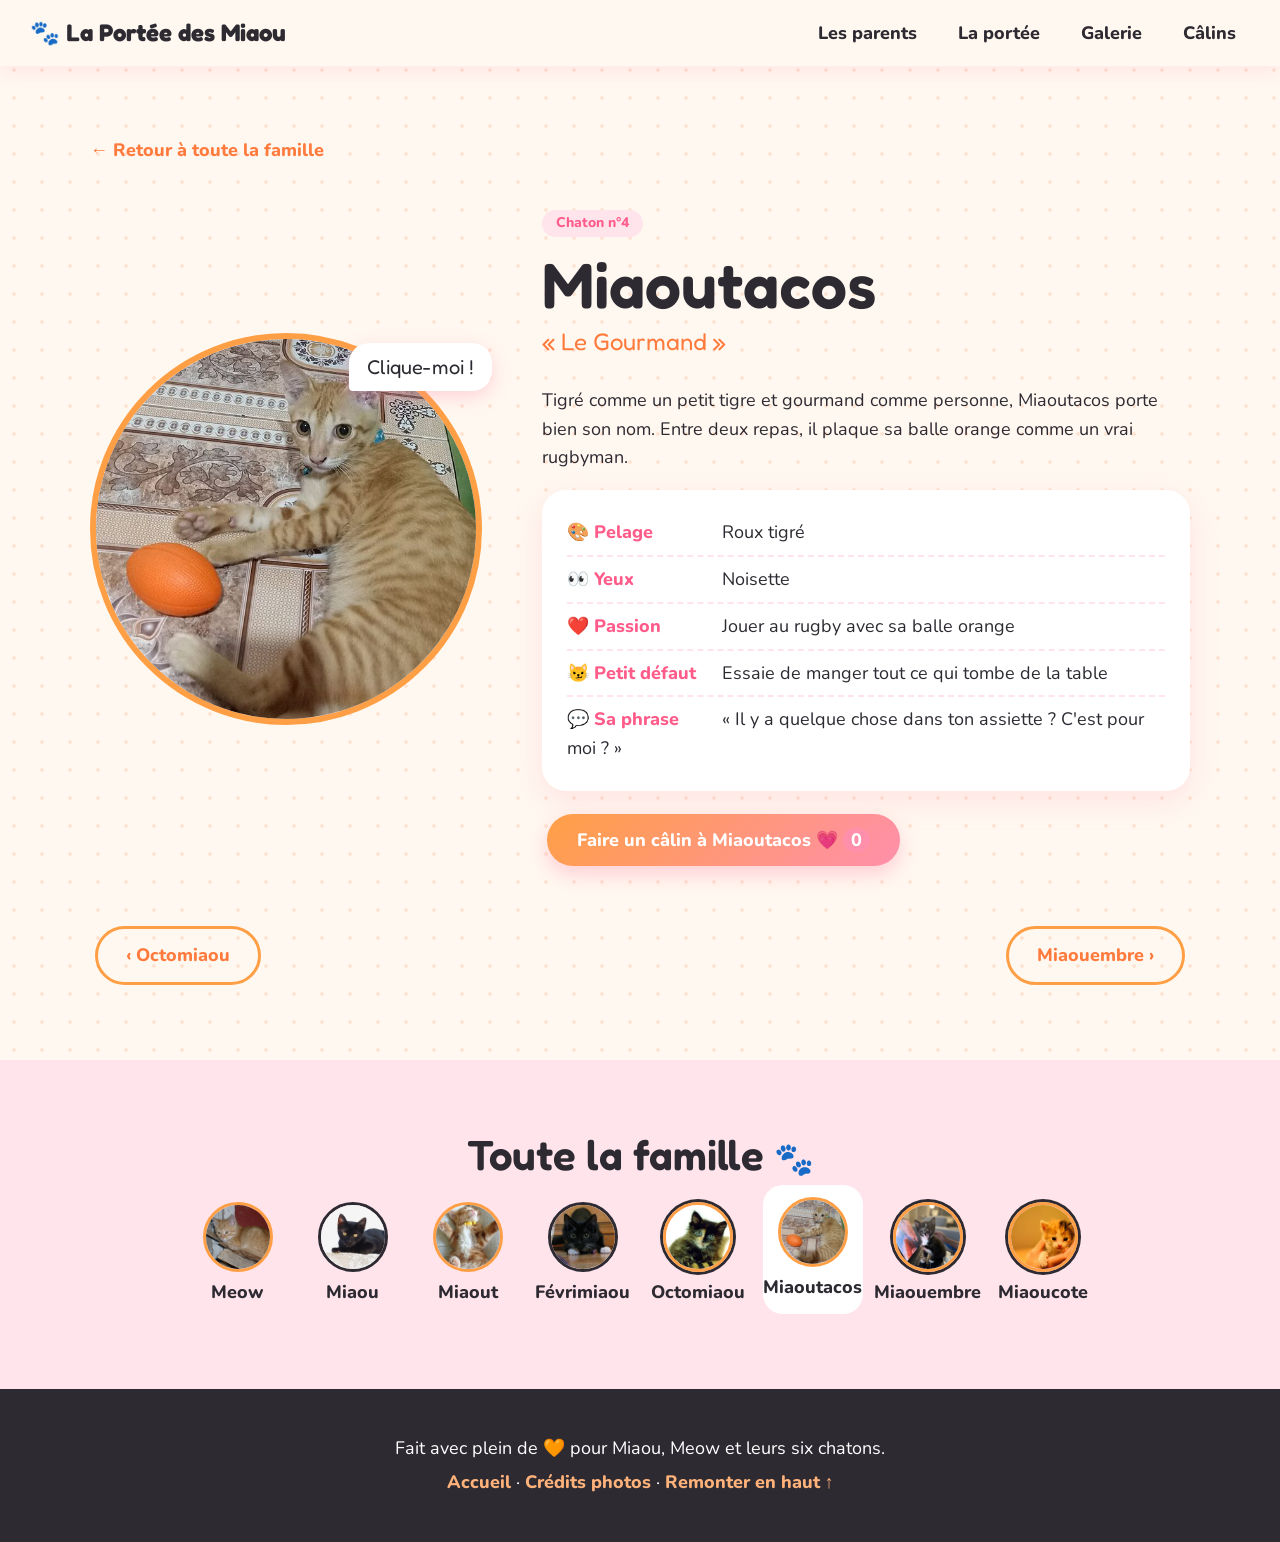
<file: miaoutacos.html>
<!DOCTYPE html>
<html lang="fr">
  <head>
    <title>Miaoutacos · La Portée des Miaou</title>
    <meta charset="UTF-8">
    <meta name="viewport" content="width=device-width, initial-scale=1">
    <meta name="description" content="La fiche de Miaoutacos : roux tigré, Le Gourmand.">
    <link rel="stylesheet" href="css/style.css">
  </head>
  <body>
    <a id="top"></a>
    <!-- Navbar -->
    <div class="navbar">
      <a href="index.html" class="navbar-logo">🐾 La Portée des Miaou</a>
      <div class="navbar-links">
        <a href="index.html#parents">Les parents</a>
        <a href="index.html#portee">La portée</a>
        <a href="index.html#galerie">Galerie</a>
        <a href="index.html#calins">Câlins</a>
      </div>
    </div>

    <div class="container section">
      <a href="index.html#portee" class="back-link">← Retour à toute la famille</a>

      <!-- Cat profile -->
      <div class="cat-profile">
        <div class="cat-photo">
          <img src="images/miaoutacos.jpg" alt="Miaoutacos" class="cat-photo-img ring-orange js-miaou">
          <span class="cat-bubble">Clique-moi !</span>
        </div>

        <div class="cat-info">
          <span class="card-cat-role">Chaton n°4</span>
          <h1>Miaoutacos</h1>
          <p class="cat-nickname">« Le Gourmand »</p>
          <p>Tigré comme un petit tigre et gourmand comme personne, Miaoutacos porte bien son nom. Entre deux repas, il plaque sa balle orange comme un vrai rugbyman.</p>

          <ul class="cat-facts">
            <li><span>🎨 Pelage</span> Roux tigré</li>
            <li><span>👀 Yeux</span> Noisette</li>
            <li><span>❤️ Passion</span> Jouer au rugby avec sa balle orange</li>
            <li><span>😼 Petit défaut</span> Essaie de manger tout ce qui tombe de la table</li>
            <li><span>💬 Sa phrase</span> « Il y a quelque chose dans ton assiette ? C'est pour moi ? »</li>
          </ul>

          <button class="btn-cute js-calin" data-cat="miaoutacos">
            Faire un câlin à Miaoutacos 💗 <span class="calin-count" data-count-for="miaoutacos">0</span>
          </button>
        </div>
      </div>

      <!-- Previous / next -->
      <div class="cat-nav">
        <a href="octomiaou.html" class="btn-cute-ghost">‹ Octomiaou</a>
        <a href="miaouembre.html" class="btn-cute-ghost">Miaouembre ›</a>
      </div>
    </div>

    <!-- Whole family -->
    <div class="section section-pink">
      <div class="container text-center">
        <h2 class="section-title">Toute la famille <span>🐾</span></h2>
        <div class="family">
        <a href="meow.html" class="family-item">
          <img src="images/meow.jpg" alt="Meow" class="avatar-mini ring-orange">
          <span>Meow</span>
        </a>
        <a href="miaou.html" class="family-item">
          <img src="images/miaou.jpg" alt="Miaou" class="avatar-mini ring-black">
          <span>Miaou</span>
        </a>
        <a href="miaout.html" class="family-item">
          <img src="images/miaout.jpg" alt="Miaout" class="avatar-mini ring-orange">
          <span>Miaout</span>
        </a>
        <a href="fevrimiaou.html" class="family-item">
          <img src="images/fevrimiaou.jpg" alt="Févrimiaou" class="avatar-mini ring-black">
          <span>Févrimiaou</span>
        </a>
        <a href="octomiaou.html" class="family-item">
          <img src="images/octomiaou.jpg" alt="Octomiaou" class="avatar-mini ring-tortie">
          <span>Octomiaou</span>
        </a>
        <a href="miaoutacos.html" class="family-item family-item-active">
          <img src="images/miaoutacos.jpg" alt="Miaoutacos" class="avatar-mini ring-orange">
          <span>Miaoutacos</span>
        </a>
        <a href="miaouembre.html" class="family-item">
          <img src="images/miaouembre.jpg" alt="Miaouembre" class="avatar-mini ring-tortie">
          <span>Miaouembre</span>
        </a>
        <a href="miaoucote.html" class="family-item">
          <img src="images/miaoucote.jpg" alt="Miaoucote" class="avatar-mini ring-tortie">
          <span>Miaoucote</span>
        </a>
        </div>
      </div>
    </div>

    <!-- Footer -->
    <div class="footer">
      <p>Fait avec plein de 🧡 pour Miaou, Meow et leurs six chatons.</p>
      <p>
        <a href="index.html">Accueil</a> ·
        <a href="credits.html">Crédits photos</a> ·
        <a href="#top" class="js-hearts">Remonter en haut ↑</a>
      </p>
    </div>

    <script src="js/miaou.js"></script>
  </body>
</html>
</file>
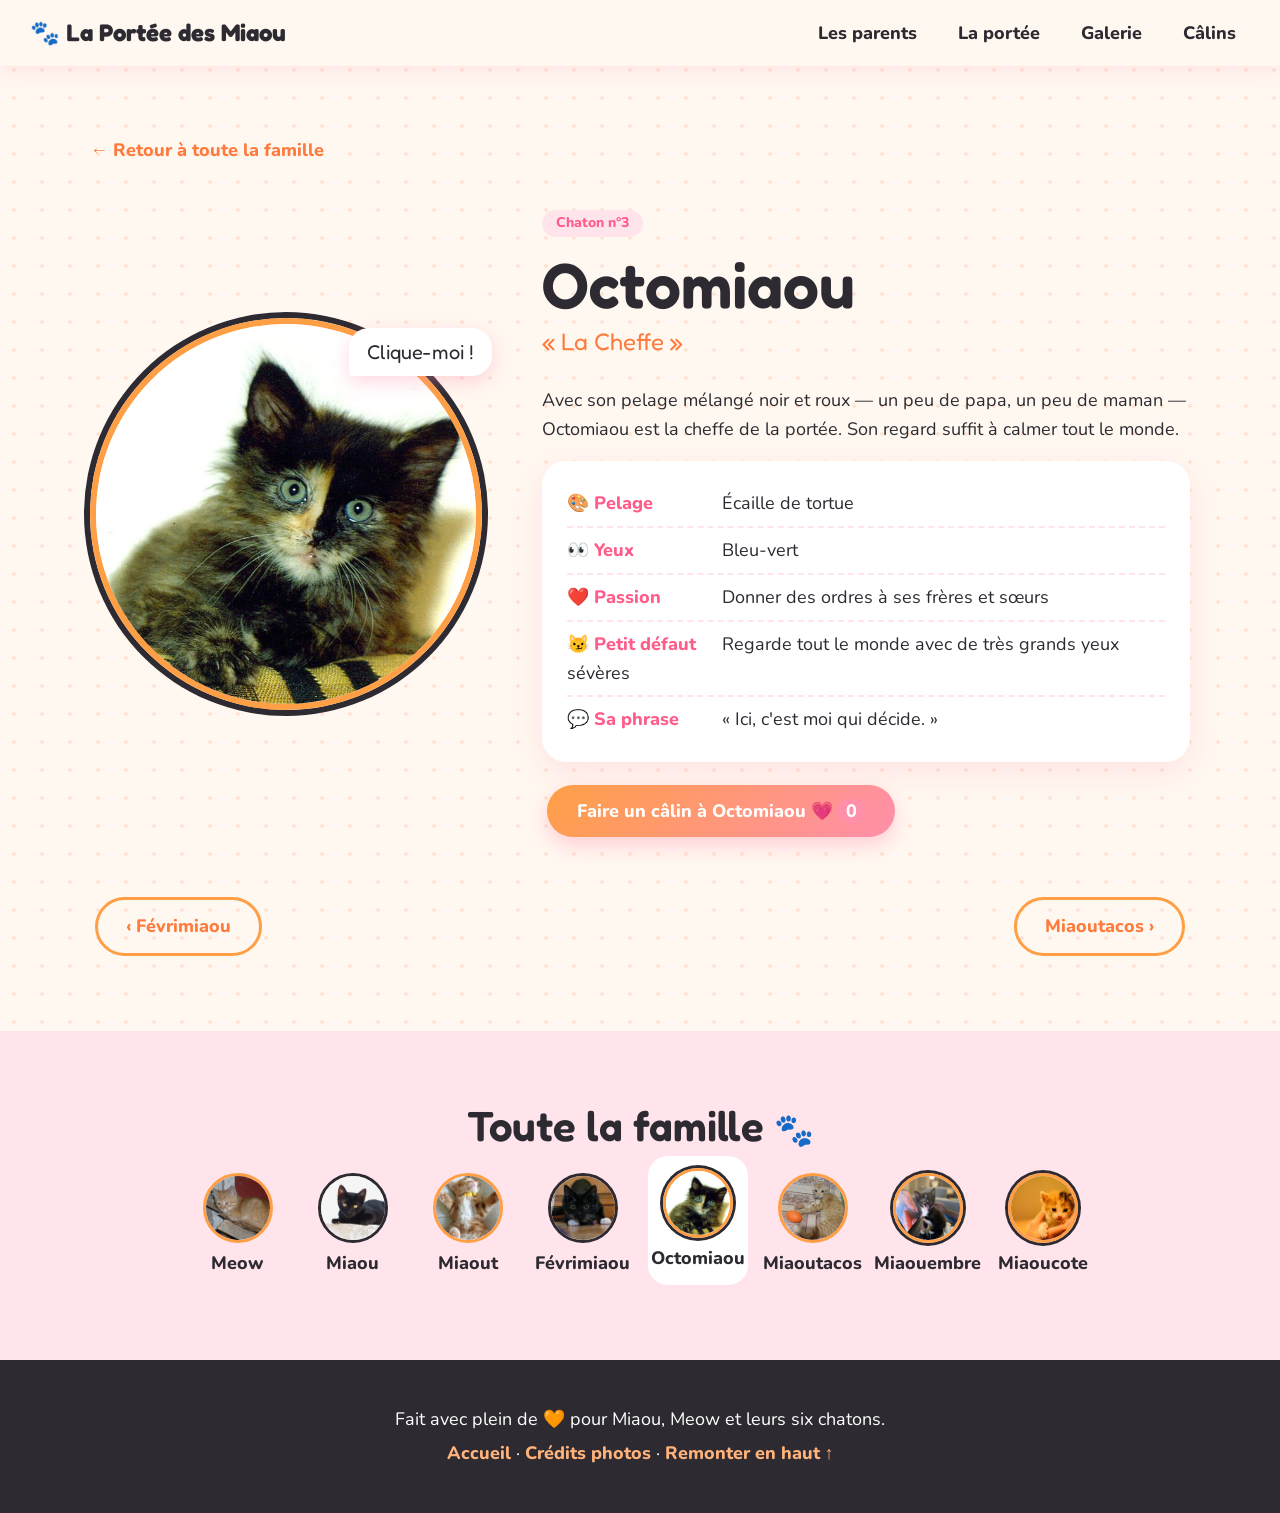
<file: octomiaou.html>
<!DOCTYPE html>
<html lang="fr">
  <head>
    <title>Octomiaou · La Portée des Miaou</title>
    <meta charset="UTF-8">
    <meta name="viewport" content="width=device-width, initial-scale=1">
    <meta name="description" content="La fiche de Octomiaou : écaille de tortue, La Cheffe.">
    <link rel="stylesheet" href="css/style.css">
  </head>
  <body>
    <a id="top"></a>
    <!-- Navbar -->
    <div class="navbar">
      <a href="index.html" class="navbar-logo">🐾 La Portée des Miaou</a>
      <div class="navbar-links">
        <a href="index.html#parents">Les parents</a>
        <a href="index.html#portee">La portée</a>
        <a href="index.html#galerie">Galerie</a>
        <a href="index.html#calins">Câlins</a>
      </div>
    </div>

    <div class="container section">
      <a href="index.html#portee" class="back-link">← Retour à toute la famille</a>

      <!-- Cat profile -->
      <div class="cat-profile">
        <div class="cat-photo">
          <img src="images/octomiaou.jpg" alt="Octomiaou" class="cat-photo-img ring-tortie js-miaou">
          <span class="cat-bubble">Clique-moi !</span>
        </div>

        <div class="cat-info">
          <span class="card-cat-role">Chaton n°3</span>
          <h1>Octomiaou</h1>
          <p class="cat-nickname">« La Cheffe »</p>
          <p>Avec son pelage mélangé noir et roux — un peu de papa, un peu de maman — Octomiaou est la cheffe de la portée. Son regard suffit à calmer tout le monde.</p>

          <ul class="cat-facts">
            <li><span>🎨 Pelage</span> Écaille de tortue</li>
            <li><span>👀 Yeux</span> Bleu-vert</li>
            <li><span>❤️ Passion</span> Donner des ordres à ses frères et sœurs</li>
            <li><span>😼 Petit défaut</span> Regarde tout le monde avec de très grands yeux sévères</li>
            <li><span>💬 Sa phrase</span> « Ici, c'est moi qui décide. »</li>
          </ul>

          <button class="btn-cute js-calin" data-cat="octomiaou">
            Faire un câlin à Octomiaou 💗 <span class="calin-count" data-count-for="octomiaou">0</span>
          </button>
        </div>
      </div>

      <!-- Previous / next -->
      <div class="cat-nav">
        <a href="fevrimiaou.html" class="btn-cute-ghost">‹ Févrimiaou</a>
        <a href="miaoutacos.html" class="btn-cute-ghost">Miaoutacos ›</a>
      </div>
    </div>

    <!-- Whole family -->
    <div class="section section-pink">
      <div class="container text-center">
        <h2 class="section-title">Toute la famille <span>🐾</span></h2>
        <div class="family">
        <a href="meow.html" class="family-item">
          <img src="images/meow.jpg" alt="Meow" class="avatar-mini ring-orange">
          <span>Meow</span>
        </a>
        <a href="miaou.html" class="family-item">
          <img src="images/miaou.jpg" alt="Miaou" class="avatar-mini ring-black">
          <span>Miaou</span>
        </a>
        <a href="miaout.html" class="family-item">
          <img src="images/miaout.jpg" alt="Miaout" class="avatar-mini ring-orange">
          <span>Miaout</span>
        </a>
        <a href="fevrimiaou.html" class="family-item">
          <img src="images/fevrimiaou.jpg" alt="Févrimiaou" class="avatar-mini ring-black">
          <span>Févrimiaou</span>
        </a>
        <a href="octomiaou.html" class="family-item family-item-active">
          <img src="images/octomiaou.jpg" alt="Octomiaou" class="avatar-mini ring-tortie">
          <span>Octomiaou</span>
        </a>
        <a href="miaoutacos.html" class="family-item">
          <img src="images/miaoutacos.jpg" alt="Miaoutacos" class="avatar-mini ring-orange">
          <span>Miaoutacos</span>
        </a>
        <a href="miaouembre.html" class="family-item">
          <img src="images/miaouembre.jpg" alt="Miaouembre" class="avatar-mini ring-tortie">
          <span>Miaouembre</span>
        </a>
        <a href="miaoucote.html" class="family-item">
          <img src="images/miaoucote.jpg" alt="Miaoucote" class="avatar-mini ring-tortie">
          <span>Miaoucote</span>
        </a>
        </div>
      </div>
    </div>

    <!-- Footer -->
    <div class="footer">
      <p>Fait avec plein de 🧡 pour Miaou, Meow et leurs six chatons.</p>
      <p>
        <a href="index.html">Accueil</a> ·
        <a href="credits.html">Crédits photos</a> ·
        <a href="#top" class="js-hearts">Remonter en haut ↑</a>
      </p>
    </div>

    <script src="js/miaou.js"></script>
  </body>
</html>
</file>
<file: css/style.css>
/* Importing Google fonts: Fredoka (round & cute) for titles, Nunito for text */
@import url("https://fonts.googleapis.com/css2?family=Fredoka:wght@500;600;700&family=Nunito:wght@400;700;800&display=swap");

/* Importing component files */
@import url("components/navbar.css");
@import url("components/banner.css");
@import url("components/button.css");
@import url("components/grid.css");
@import url("components/card-cat.css");
@import url("components/avatar.css");
@import url("components/gallery.css");
@import url("components/calin.css");
@import url("components/cat-page.css");
@import url("components/footer.css");
@import url("components/hearts.css");

/* Colors of the site:
   orange  #FF9F45   (Meow)
   black   #2D2A32   (Miaou)
   pink    #FF8FAB
   cream   #FFF8F0               */

/* General style rules */
html {
  scroll-behavior: smooth;
}

body {
  margin: 0px;
  font-family: "Nunito", sans-serif;
  font-size: 18px;
  line-height: 1.6;
  color: #2D2A32;
  /* little paw-print dots in the background */
  background-color: #FFF8F0;
  background-image: radial-gradient(#FFE3D3 2px, transparent 2px);
  background-size: 28px 28px;
}

h1, h2, h3 {
  font-family: "Fredoka", sans-serif;
  font-weight: 600;
  line-height: 1.2;
}

a {
  color: #FF7A3D;
  text-decoration: none;
  transition: color 0.3s ease;
}

a:hover {
  color: #FF5C8A;
}

img {
  max-width: 100%;
}

/* Container */
.container {
  max-width: 1100px;
  margin: 0 auto;
  padding: 0px 20px;
}

/* Sections */
.section {
  padding-top: 70px;
  padding-bottom: 70px;
}

.section-pink {
  background-color: #FFE4EC;
}

.section-cream {
  background-color: #FFF1E0;
}

.section-title {
  font-size: 42px;
  text-align: center;
  margin: 0px 0px 10px 0px;
}

.section-title span {
  font-size: 32px;
}

.section-subtitle {
  text-align: center;
  color: #8A7F8E;
  margin: 0px 0px 40px 0px;
}

.text-center {
  text-align: center;
}

.card-white {
  background-color: white;
  border-radius: 24px;
  padding: 30px;
  box-shadow: 0px 10px 30px rgba(255, 143, 171, 0.2);
}
</file>
